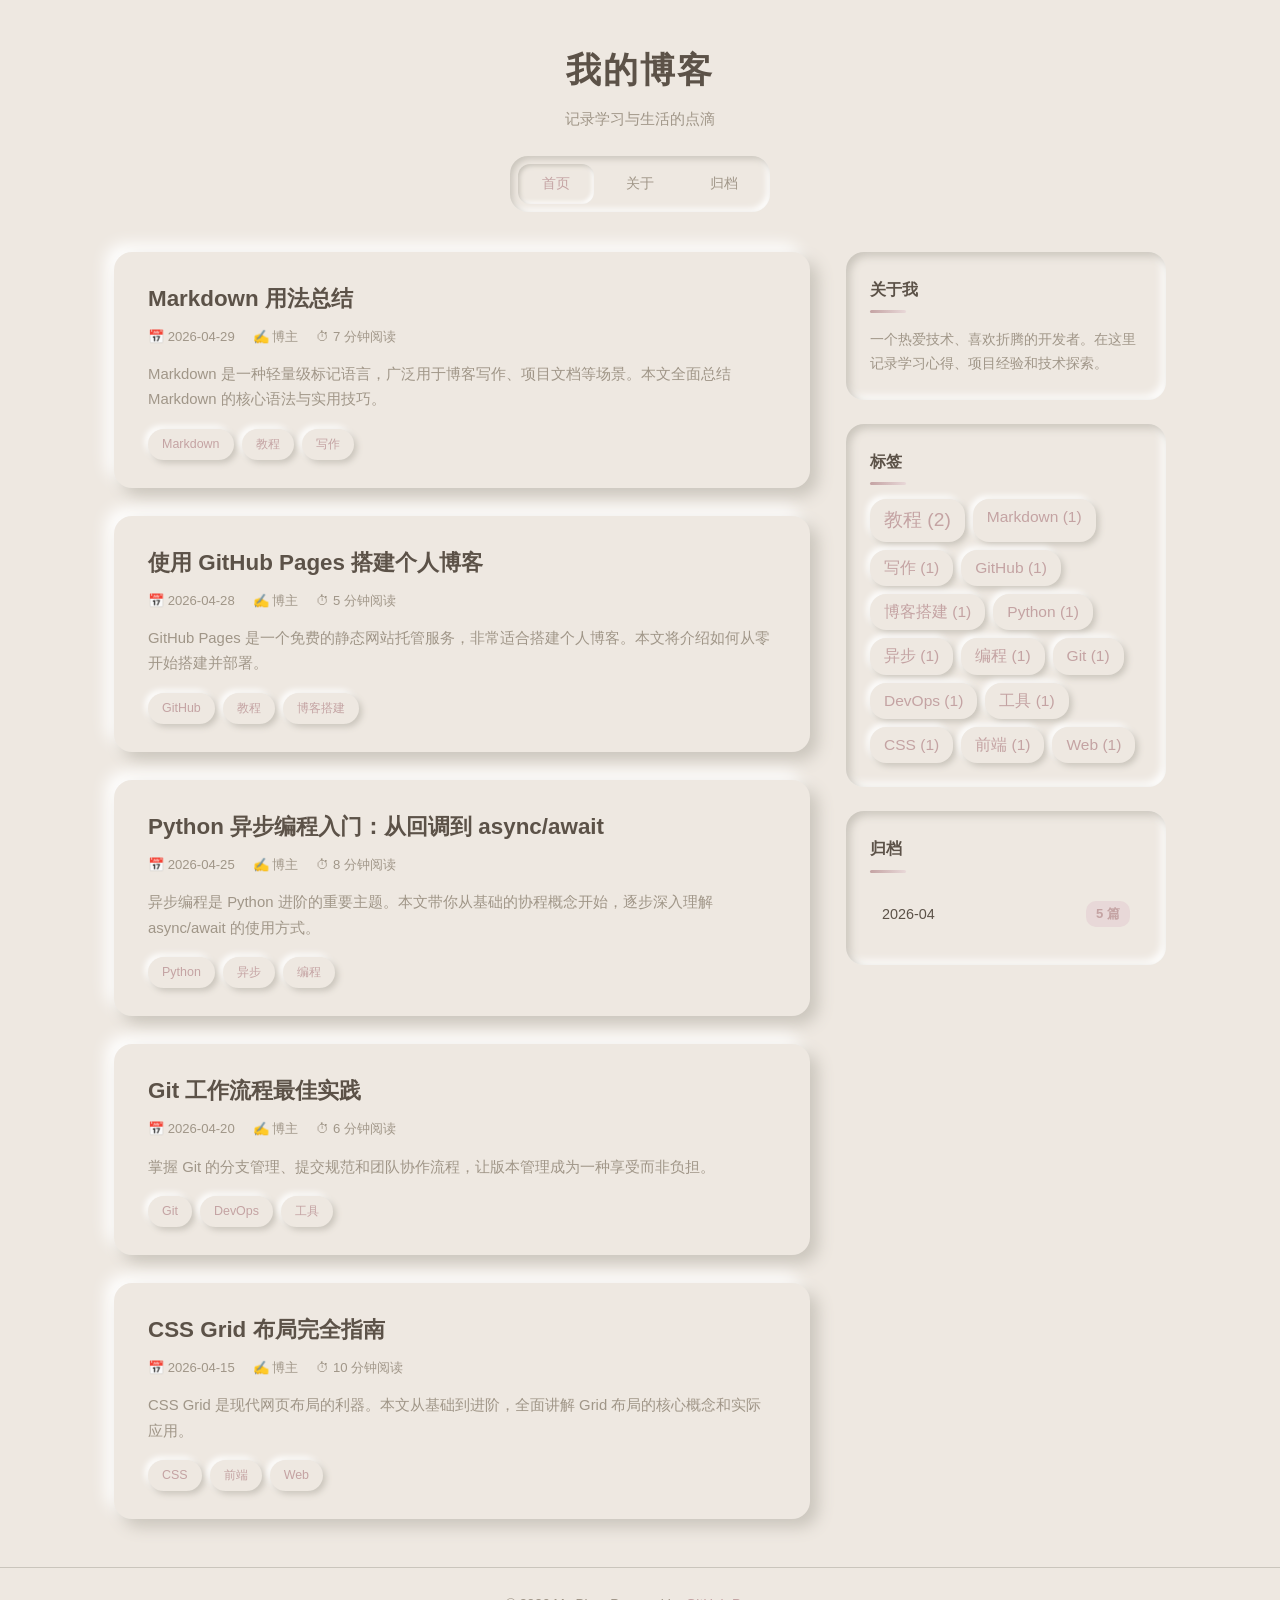
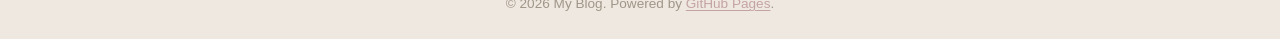
<file: index.html>
<!DOCTYPE html>
<html lang="zh-CN">

<head>
    <meta charset="UTF-8">
    <meta name="viewport" content="width=device-width, initial-scale=1.0">
    <title>Blog</title>
    <link rel="stylesheet" href="css/style.css">
</head>

<body>
    <header class="site-header">
        <div class="container">
            <h1 class="site-title"><a href="index.html">我的博客</a></h1>
            <p class="site-tagline">记录学习与生活的点滴</p>
            <nav class="site-nav">
                <a href="index.html" class="active">首页</a>
                <a href="#about">关于</a>
                <a href="#archives">归档</a>
            </nav>
        </div>
    </header>

    <main class="container">
        <section class="post-list" id="post-list">
            <div class="loading">加载中...</div>
        </section>

        <aside class="sidebar" id="sidebar">
            <div class="widget" id="about">
                <h3>关于我</h3>
                <p>一个热爱技术、喜欢折腾的开发者。在这里记录学习心得、项目经验和技术探索。</p>
            </div>
            <div class="widget">
                <h3>标签</h3>
                <div class="tag-cloud" id="tag-cloud"></div>
            </div>
            <div class="widget" id="archives">
                <h3>归档</h3>
                <ul class="archive-list" id="archive-list"></ul>
            </div>
        </aside>
    </main>

    <footer class="site-footer">
        <div class="container">
            <p>&copy; 2026 My Blog. Powered by <a href="https://pages.github.com" target="_blank">GitHub Pages</a>.</p>
        </div>
    </footer>

    <script src="js/main.js"></script>
</body>

</html>
</file>
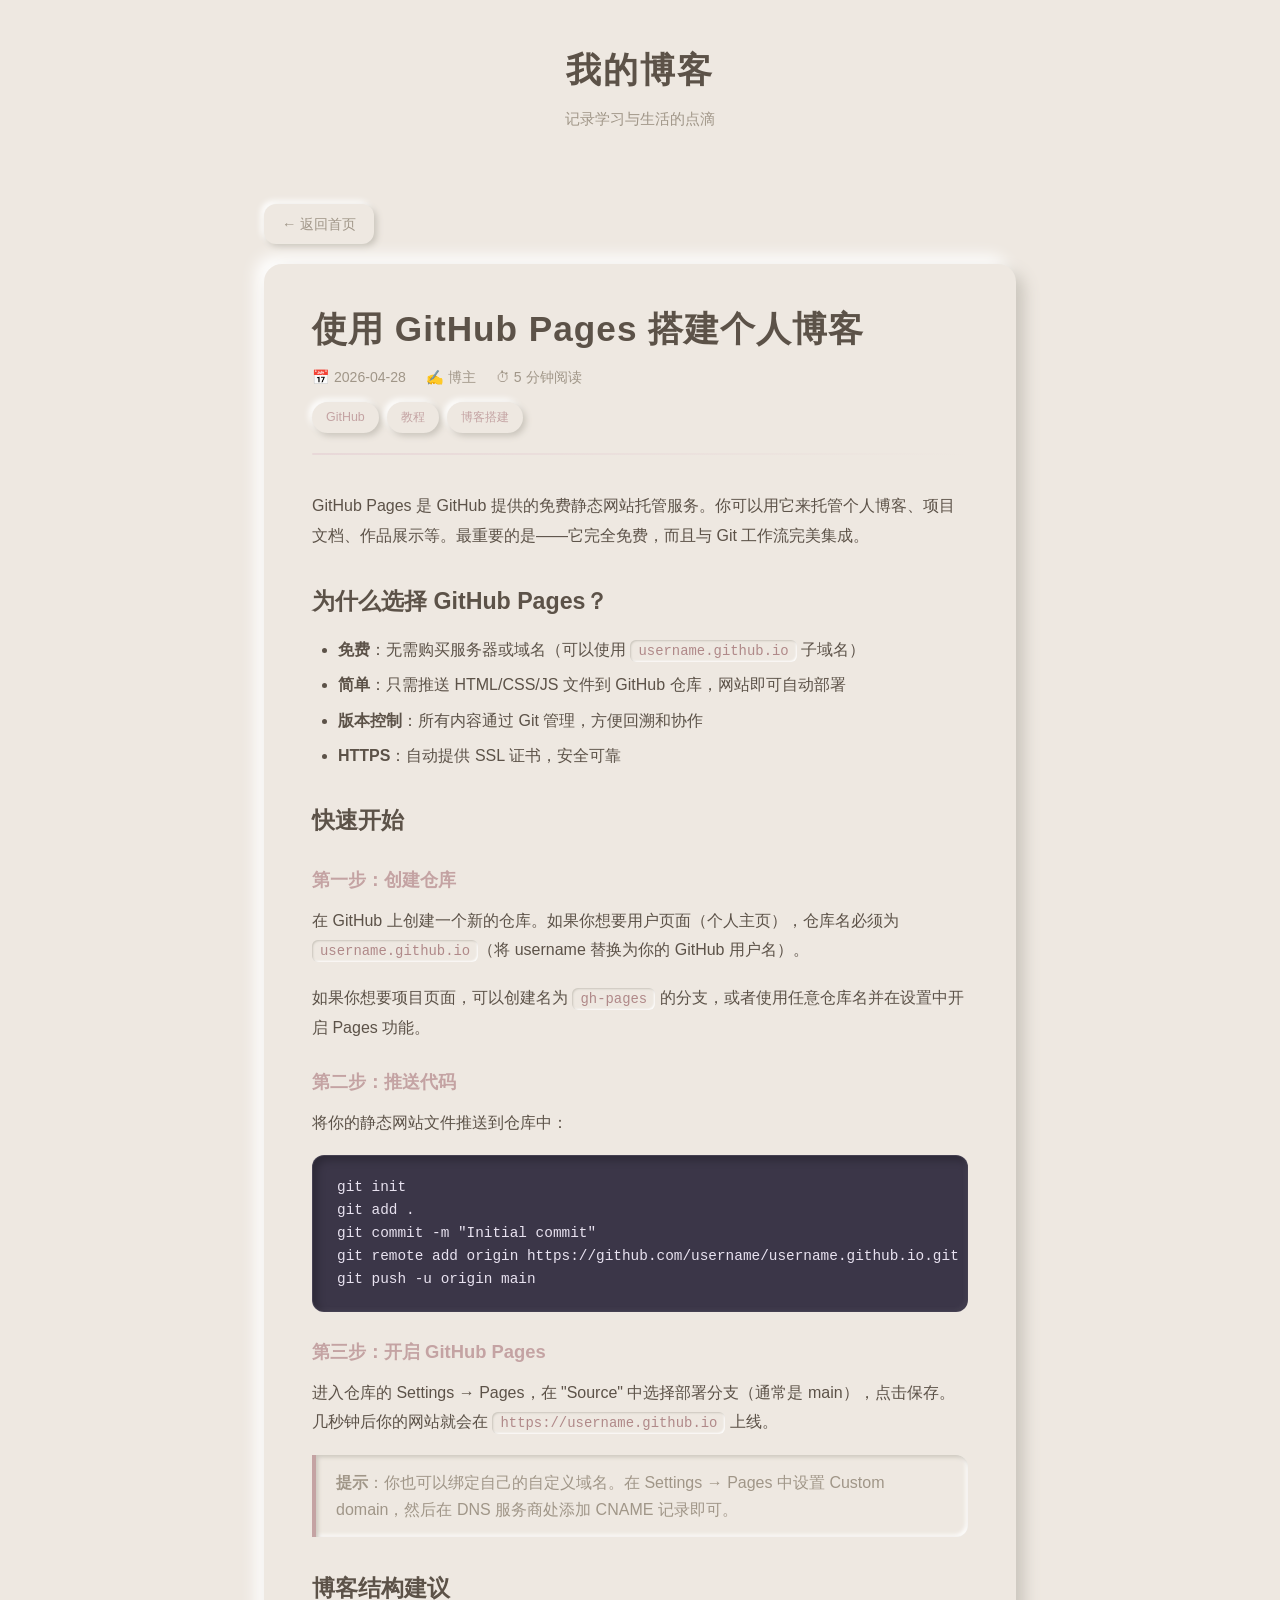
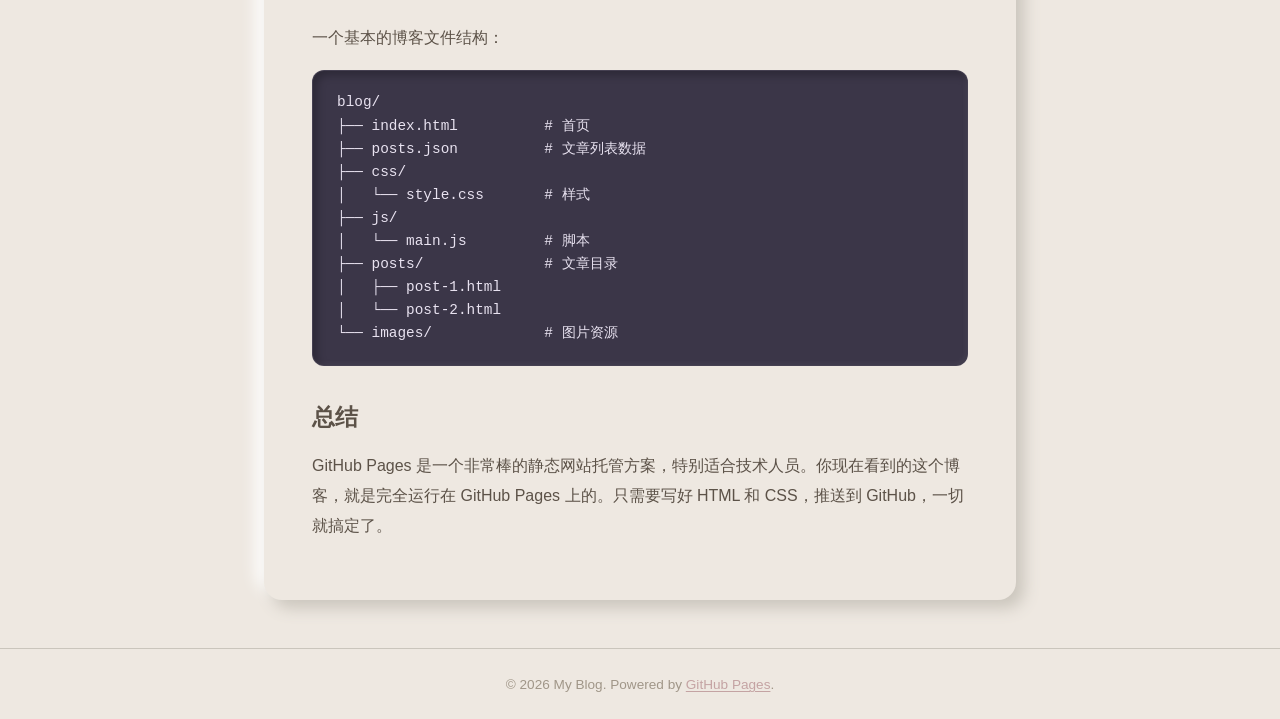
<file: posts/post-1.html>
<!DOCTYPE html>
<html lang="zh-CN">
<head>
    <meta charset="UTF-8">
    <meta name="viewport" content="width=device-width, initial-scale=1.0">
    <title>使用 GitHub Pages 搭建个人博客 - 我的博客</title>
    <link rel="stylesheet" href="../css/style.css">
</head>
<body>
    <header class="site-header">
        <div class="container">
            <h1 class="site-title"><a href="../index.html">我的博客</a></h1>
            <p class="site-tagline">记录学习与生活的点滴</p>
        </div>
    </header>

    <main class="container" style="display:block; max-width:800px; margin-top:32px;">
        <a href="../index.html" class="back-link">← 返回首页</a>
        <article class="post-full">
            <header class="post-full-header">
                <h1 class="post-full-title">使用 GitHub Pages 搭建个人博客</h1>
                <div class="post-full-meta">
                    <span>📅 2026-04-28</span>
                    <span>✍️ 博主</span>
                    <span>⏱ 5 分钟阅读</span>
                </div>
                <div class="post-card-tags" style="margin-top:12px;">
                    <span class="tag">GitHub</span>
                    <span class="tag">教程</span>
                    <span class="tag">博客搭建</span>
                </div>
            </header>
            <div class="post-content">
                <p>GitHub Pages 是 GitHub 提供的免费静态网站托管服务。你可以用它来托管个人博客、项目文档、作品展示等。最重要的是——它完全免费，而且与 Git 工作流完美集成。</p>

                <h2>为什么选择 GitHub Pages？</h2>
                <ul>
                    <li><strong>免费</strong>：无需购买服务器或域名（可以使用 <code>username.github.io</code> 子域名）</li>
                    <li><strong>简单</strong>：只需推送 HTML/CSS/JS 文件到 GitHub 仓库，网站即可自动部署</li>
                    <li><strong>版本控制</strong>：所有内容通过 Git 管理，方便回溯和协作</li>
                    <li><strong>HTTPS</strong>：自动提供 SSL 证书，安全可靠</li>
                </ul>

                <h2>快速开始</h2>

                <h3>第一步：创建仓库</h3>
                <p>在 GitHub 上创建一个新的仓库。如果你想要用户页面（个人主页），仓库名必须为 <code>username.github.io</code>（将 username 替换为你的 GitHub 用户名）。</p>
                <p>如果你想要项目页面，可以创建名为 <code>gh-pages</code> 的分支，或者使用任意仓库名并在设置中开启 Pages 功能。</p>

                <h3>第二步：推送代码</h3>
                <p>将你的静态网站文件推送到仓库中：</p>
<pre><code>git init
git add .
git commit -m "Initial commit"
git remote add origin https://github.com/username/username.github.io.git
git push -u origin main</code></pre>

                <h3>第三步：开启 GitHub Pages</h3>
                <p>进入仓库的 Settings → Pages，在 "Source" 中选择部署分支（通常是 main），点击保存。几秒钟后你的网站就会在 <code>https://username.github.io</code> 上线。</p>

                <blockquote>
                    <strong>提示</strong>：你也可以绑定自己的自定义域名。在 Settings → Pages 中设置 Custom domain，然后在 DNS 服务商处添加 CNAME 记录即可。
                </blockquote>

                <h2>博客结构建议</h2>
                <p>一个基本的博客文件结构：</p>
<pre><code>blog/
├── index.html          # 首页
├── posts.json          # 文章列表数据
├── css/
│   └── style.css       # 样式
├── js/
│   └── main.js         # 脚本
├── posts/              # 文章目录
│   ├── post-1.html
│   └── post-2.html
└── images/             # 图片资源</code></pre>

                <h2>总结</h2>
                <p>GitHub Pages 是一个非常棒的静态网站托管方案，特别适合技术人员。你现在看到的这个博客，就是完全运行在 GitHub Pages 上的。只需要写好 HTML 和 CSS，推送到 GitHub，一切就搞定了。</p>
            </div>
        </article>
    </main>

    <footer class="site-footer">
        <div class="container">
            <p>&copy; 2026 My Blog. Powered by <a href="https://pages.github.com" target="_blank">GitHub Pages</a>.</p>
        </div>
    </footer>
</body>
</html>
</file>
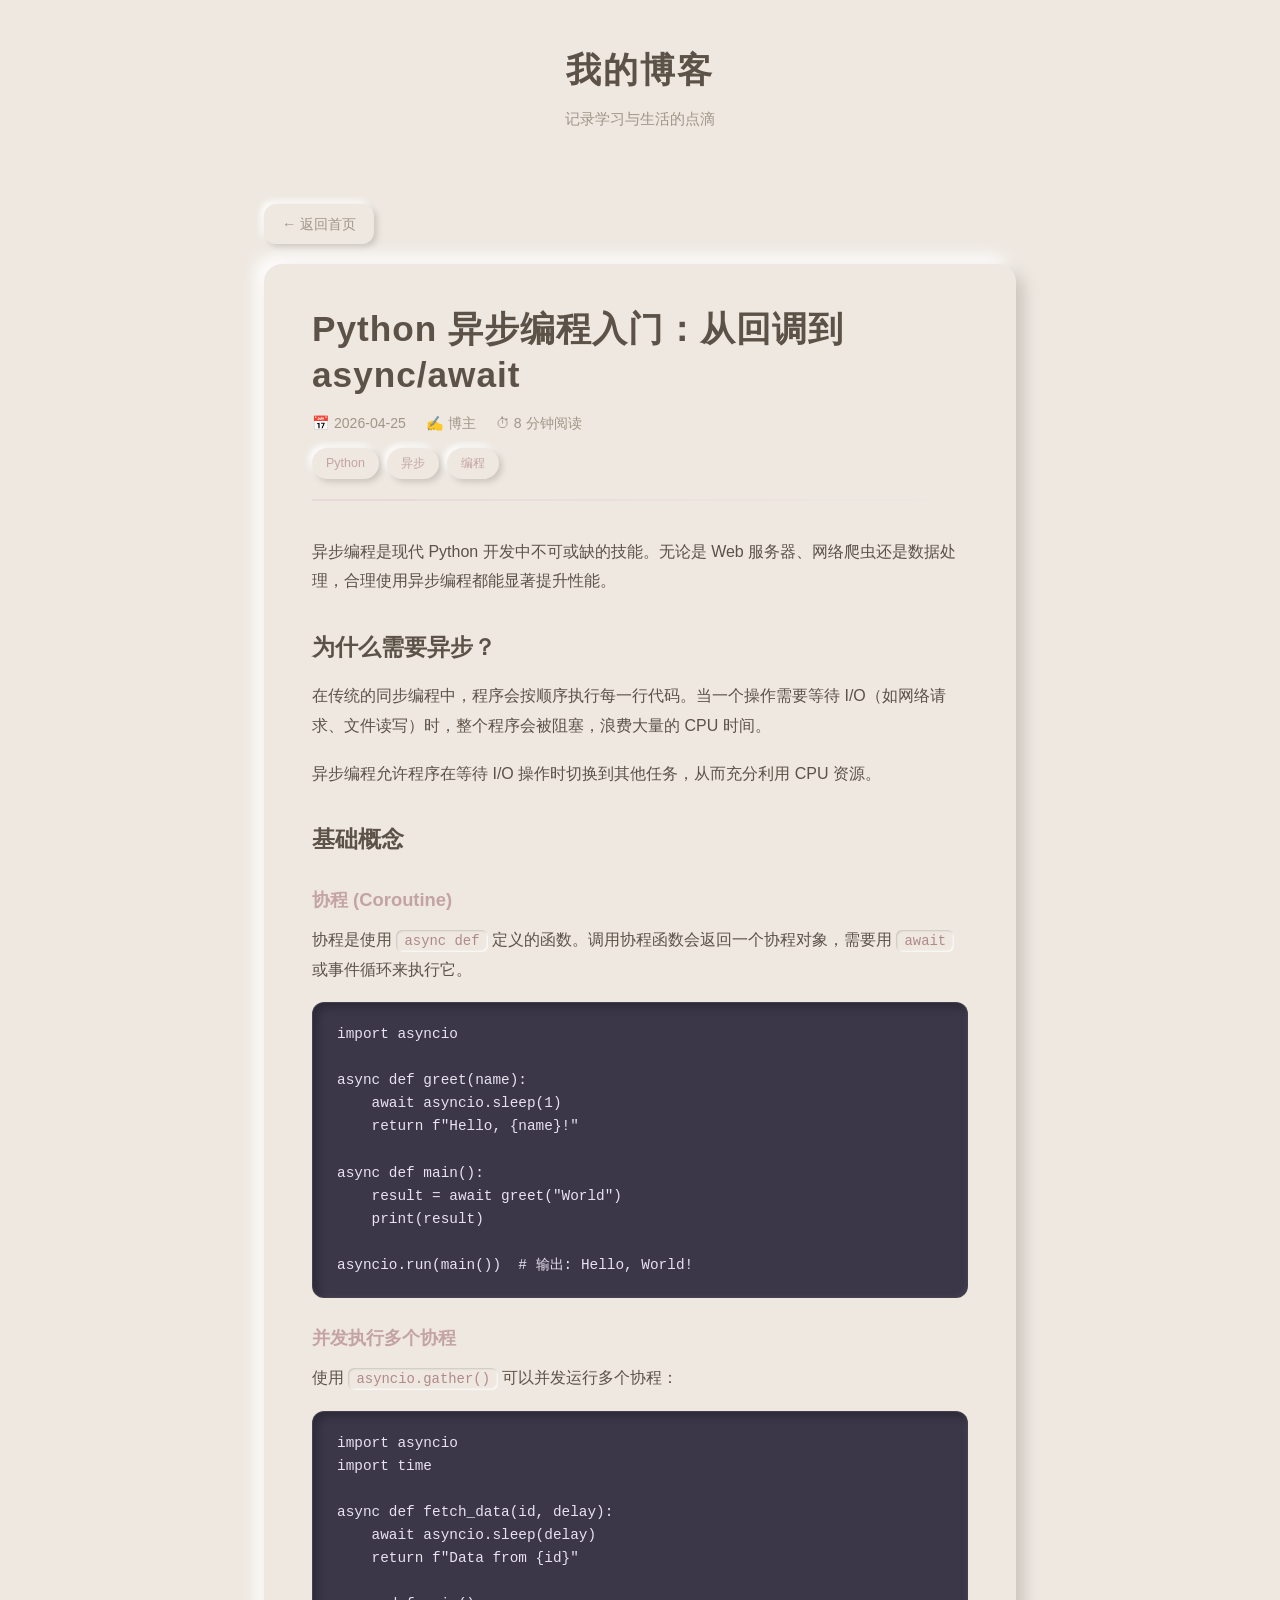
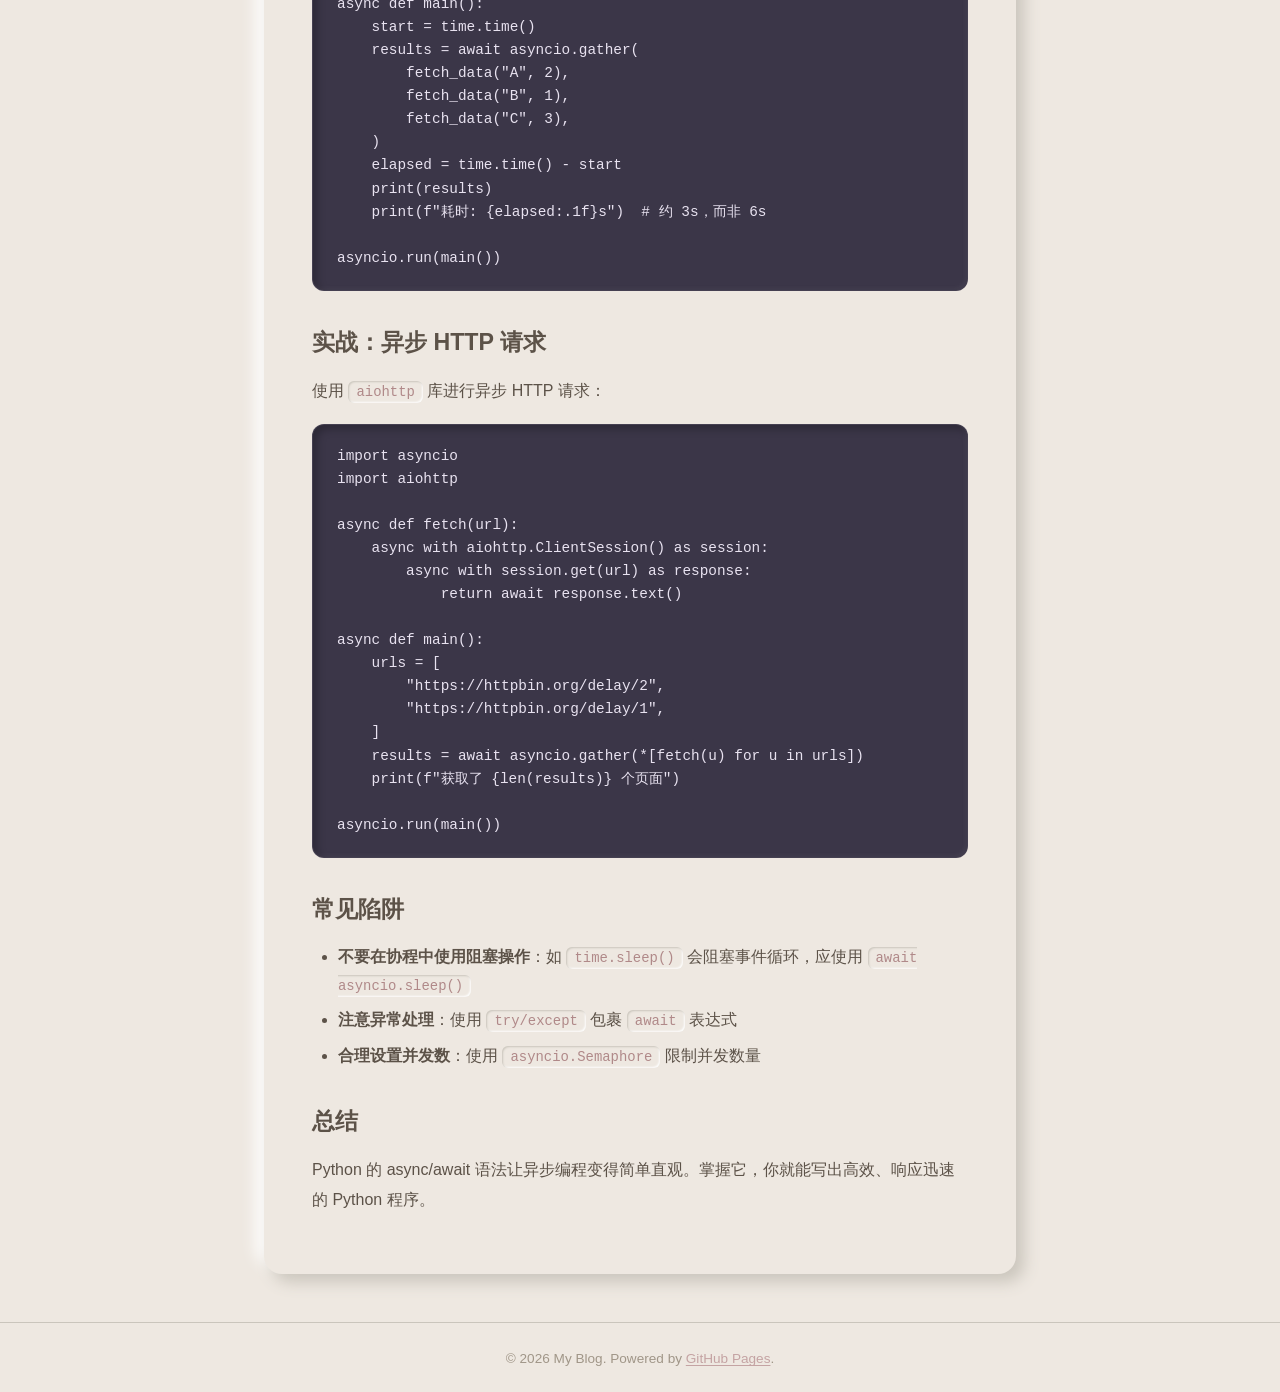
<file: posts/post-2.html>
<!DOCTYPE html>
<html lang="zh-CN">
<head>
    <meta charset="UTF-8">
    <meta name="viewport" content="width=device-width, initial-scale=1.0">
    <title>Python 异步编程入门 - 我的博客</title>
    <link rel="stylesheet" href="../css/style.css">
</head>
<body>
    <header class="site-header">
        <div class="container">
            <h1 class="site-title"><a href="../index.html">我的博客</a></h1>
            <p class="site-tagline">记录学习与生活的点滴</p>
        </div>
    </header>

    <main class="container" style="display:block; max-width:800px; margin-top:32px;">
        <a href="../index.html" class="back-link">← 返回首页</a>
        <article class="post-full">
            <header class="post-full-header">
                <h1 class="post-full-title">Python 异步编程入门：从回调到 async/await</h1>
                <div class="post-full-meta">
                    <span>📅 2026-04-25</span>
                    <span>✍️ 博主</span>
                    <span>⏱ 8 分钟阅读</span>
                </div>
                <div class="post-card-tags" style="margin-top:12px;">
                    <span class="tag">Python</span>
                    <span class="tag">异步</span>
                    <span class="tag">编程</span>
                </div>
            </header>
            <div class="post-content">
                <p>异步编程是现代 Python 开发中不可或缺的技能。无论是 Web 服务器、网络爬虫还是数据处理，合理使用异步编程都能显著提升性能。</p>

                <h2>为什么需要异步？</h2>
                <p>在传统的同步编程中，程序会按顺序执行每一行代码。当一个操作需要等待 I/O（如网络请求、文件读写）时，整个程序会被阻塞，浪费大量的 CPU 时间。</p>
                <p>异步编程允许程序在等待 I/O 操作时切换到其他任务，从而充分利用 CPU 资源。</p>

                <h2>基础概念</h2>

                <h3>协程 (Coroutine)</h3>
                <p>协程是使用 <code>async def</code> 定义的函数。调用协程函数会返回一个协程对象，需要用 <code>await</code> 或事件循环来执行它。</p>
<pre><code>import asyncio

async def greet(name):
    await asyncio.sleep(1)
    return f"Hello, {name}!"

async def main():
    result = await greet("World")
    print(result)

asyncio.run(main())  # 输出: Hello, World!</code></pre>

                <h3>并发执行多个协程</h3>
                <p>使用 <code>asyncio.gather()</code> 可以并发运行多个协程：</p>
<pre><code>import asyncio
import time

async def fetch_data(id, delay):
    await asyncio.sleep(delay)
    return f"Data from {id}"

async def main():
    start = time.time()
    results = await asyncio.gather(
        fetch_data("A", 2),
        fetch_data("B", 1),
        fetch_data("C", 3),
    )
    elapsed = time.time() - start
    print(results)
    print(f"耗时: {elapsed:.1f}s")  # 约 3s，而非 6s

asyncio.run(main())</code></pre>

                <h2>实战：异步 HTTP 请求</h2>
                <p>使用 <code>aiohttp</code> 库进行异步 HTTP 请求：</p>
<pre><code>import asyncio
import aiohttp

async def fetch(url):
    async with aiohttp.ClientSession() as session:
        async with session.get(url) as response:
            return await response.text()

async def main():
    urls = [
        "https://httpbin.org/delay/2",
        "https://httpbin.org/delay/1",
    ]
    results = await asyncio.gather(*[fetch(u) for u in urls])
    print(f"获取了 {len(results)} 个页面")

asyncio.run(main())</code></pre>

                <h2>常见陷阱</h2>
                <ul>
                    <li><strong>不要在协程中使用阻塞操作</strong>：如 <code>time.sleep()</code> 会阻塞事件循环，应使用 <code>await asyncio.sleep()</code></li>
                    <li><strong>注意异常处理</strong>：使用 <code>try/except</code> 包裹 <code>await</code> 表达式</li>
                    <li><strong>合理设置并发数</strong>：使用 <code>asyncio.Semaphore</code> 限制并发数量</li>
                </ul>

                <h2>总结</h2>
                <p>Python 的 async/await 语法让异步编程变得简单直观。掌握它，你就能写出高效、响应迅速的 Python 程序。</p>
            </div>
        </article>
    </main>

    <footer class="site-footer">
        <div class="container">
            <p>&copy; 2026 My Blog. Powered by <a href="https://pages.github.com" target="_blank">GitHub Pages</a>.</p>
        </div>
    </footer>
</body>
</html>
</file>
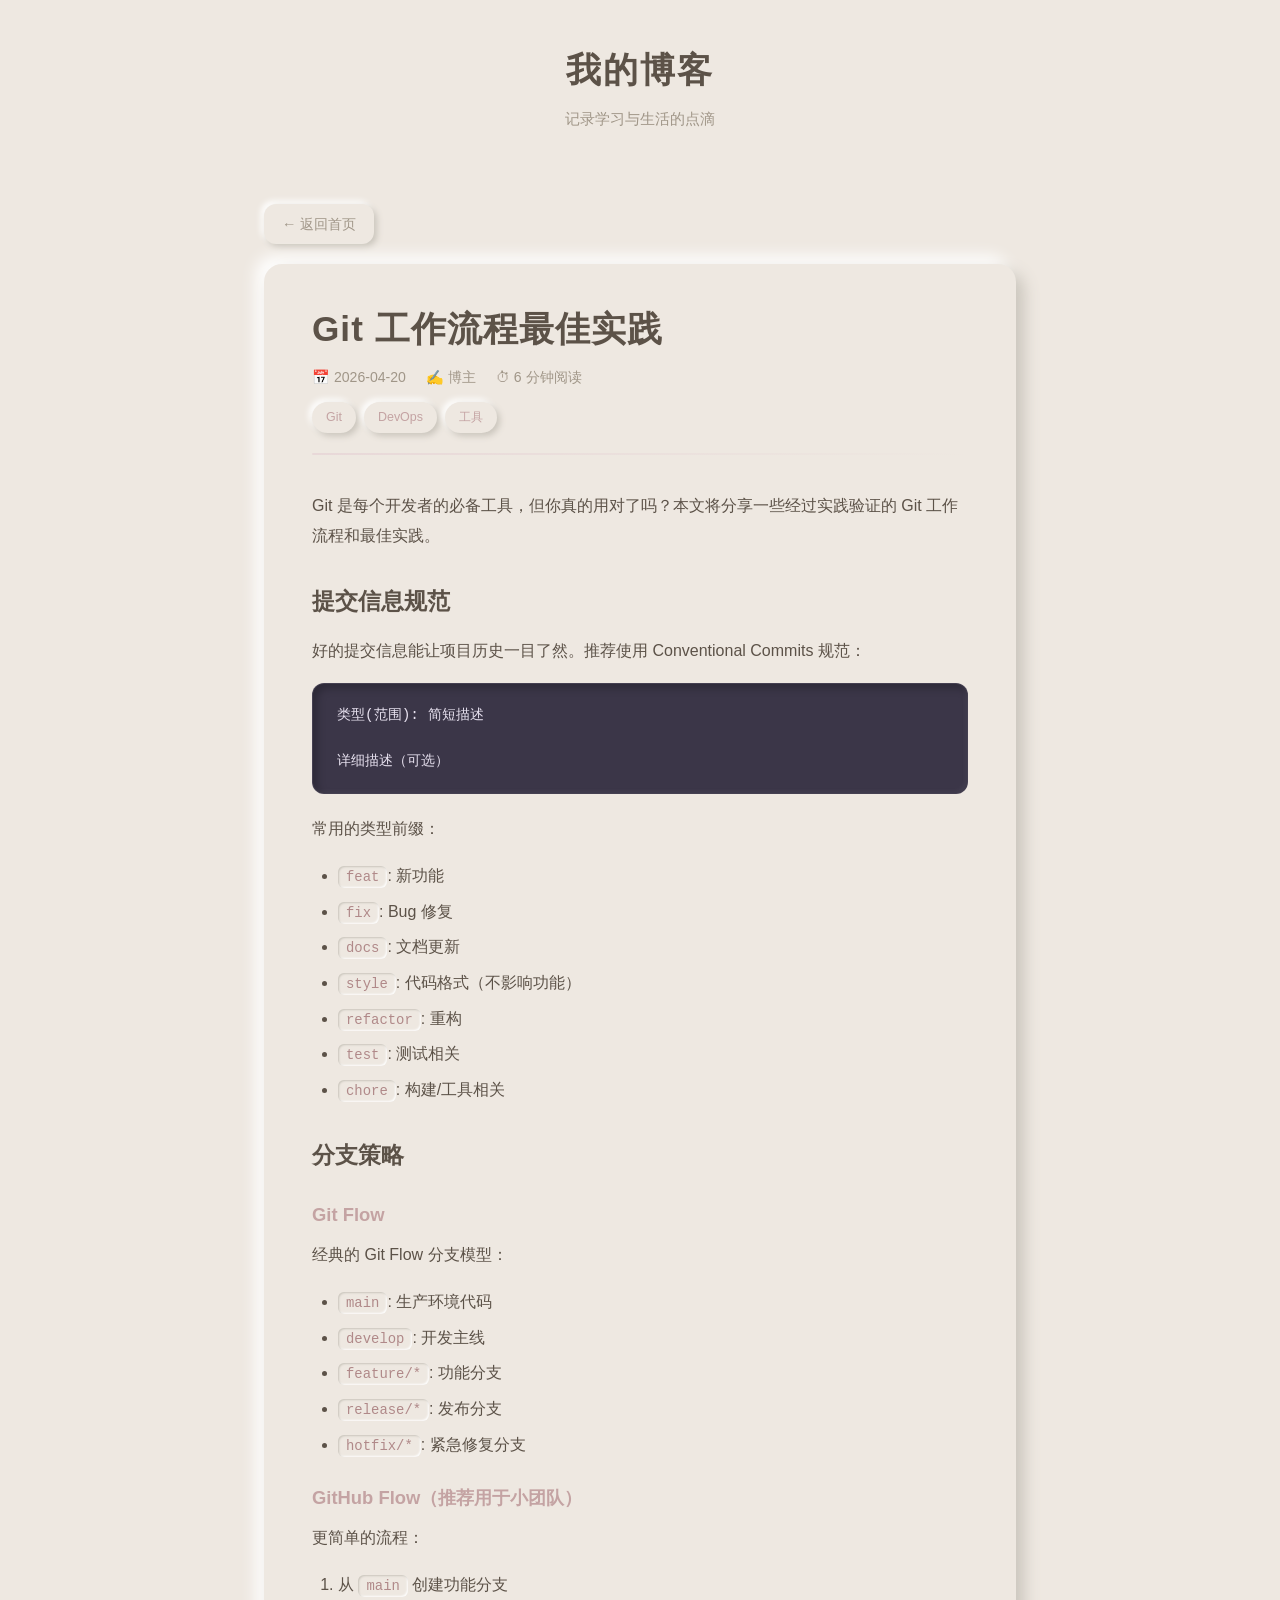
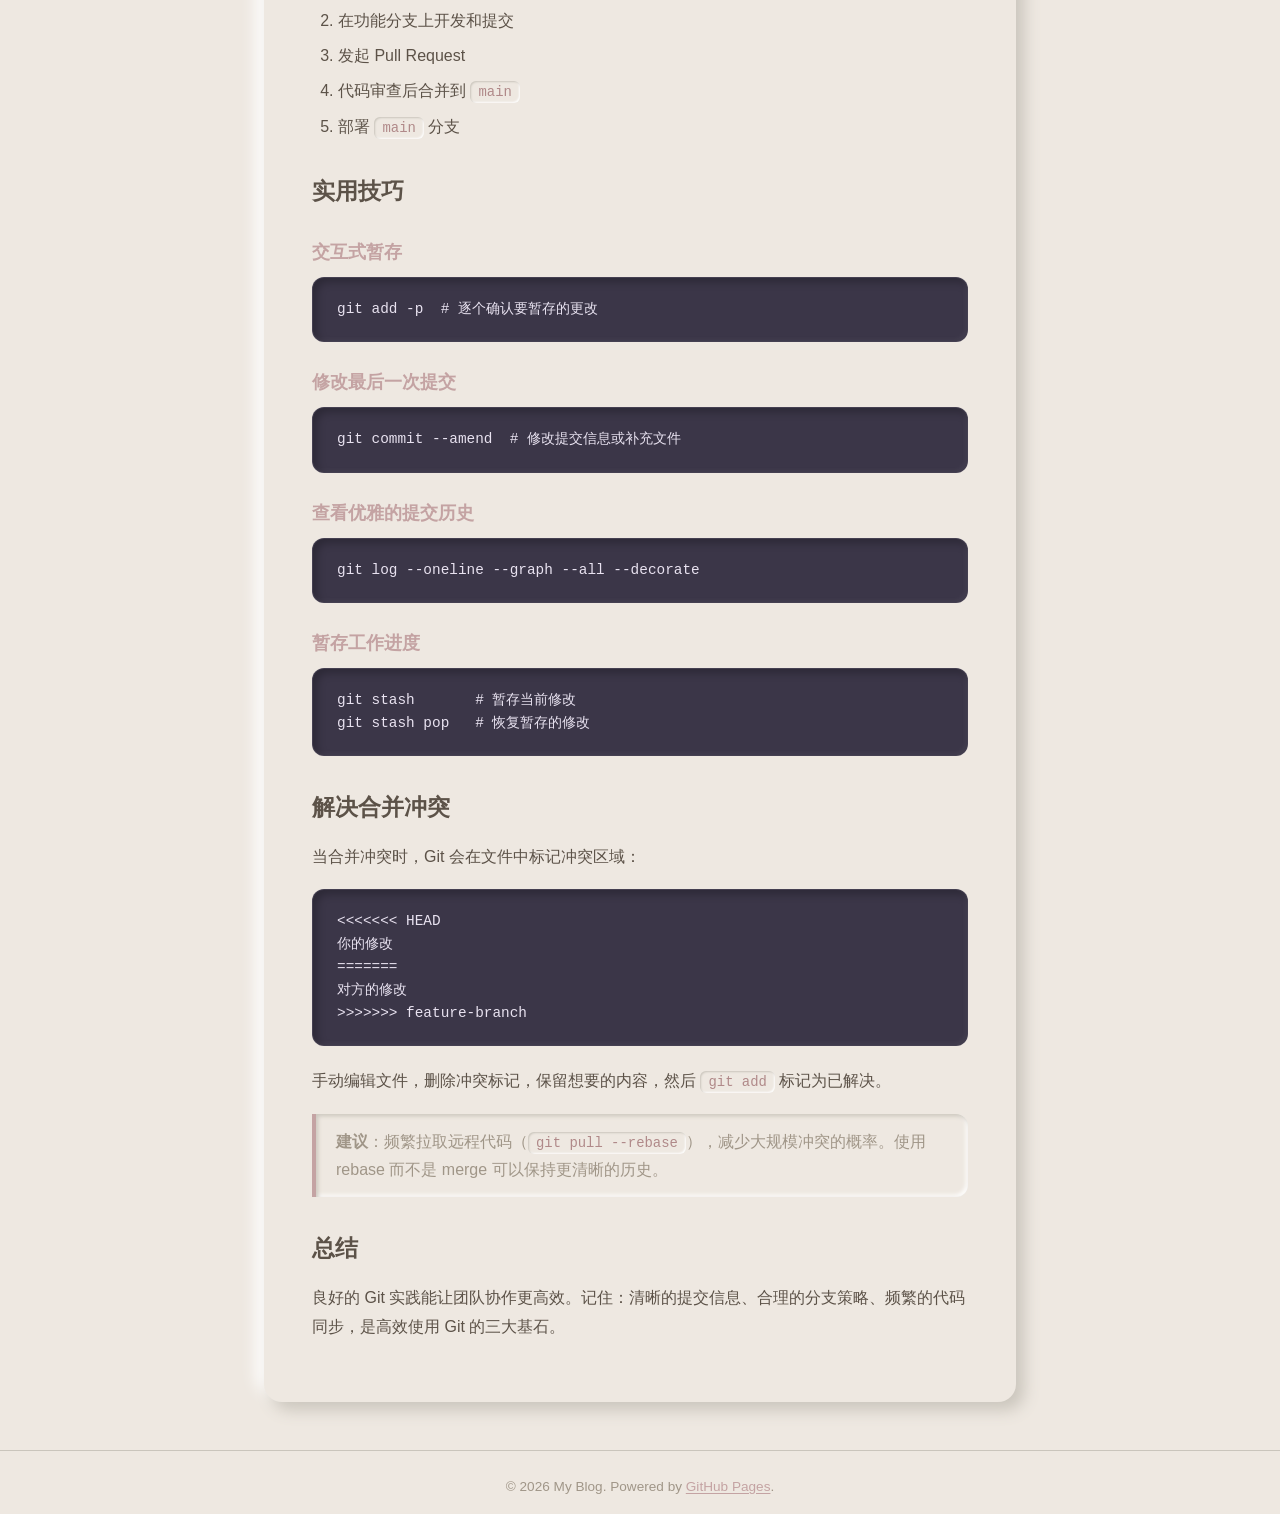
<file: posts/post-3.html>
<!DOCTYPE html>
<html lang="zh-CN">
<head>
    <meta charset="UTF-8">
    <meta name="viewport" content="width=device-width, initial-scale=1.0">
    <title>Git 工作流程最佳实践 - 我的博客</title>
    <link rel="stylesheet" href="../css/style.css">
</head>
<body>
    <header class="site-header">
        <div class="container">
            <h1 class="site-title"><a href="../index.html">我的博客</a></h1>
            <p class="site-tagline">记录学习与生活的点滴</p>
        </div>
    </header>

    <main class="container" style="display:block; max-width:800px; margin-top:32px;">
        <a href="../index.html" class="back-link">← 返回首页</a>
        <article class="post-full">
            <header class="post-full-header">
                <h1 class="post-full-title">Git 工作流程最佳实践</h1>
                <div class="post-full-meta">
                    <span>📅 2026-04-20</span>
                    <span>✍️ 博主</span>
                    <span>⏱ 6 分钟阅读</span>
                </div>
                <div class="post-card-tags" style="margin-top:12px;">
                    <span class="tag">Git</span>
                    <span class="tag">DevOps</span>
                    <span class="tag">工具</span>
                </div>
            </header>
            <div class="post-content">
                <p>Git 是每个开发者的必备工具，但你真的用对了吗？本文将分享一些经过实践验证的 Git 工作流程和最佳实践。</p>

                <h2>提交信息规范</h2>
                <p>好的提交信息能让项目历史一目了然。推荐使用 Conventional Commits 规范：</p>
<pre><code>类型(范围): 简短描述

详细描述（可选）
</code></pre>

                <p>常用的类型前缀：</p>
                <ul>
                    <li><code>feat</code>: 新功能</li>
                    <li><code>fix</code>: Bug 修复</li>
                    <li><code>docs</code>: 文档更新</li>
                    <li><code>style</code>: 代码格式（不影响功能）</li>
                    <li><code>refactor</code>: 重构</li>
                    <li><code>test</code>: 测试相关</li>
                    <li><code>chore</code>: 构建/工具相关</li>
                </ul>

                <h2>分支策略</h2>

                <h3>Git Flow</h3>
                <p>经典的 Git Flow 分支模型：</p>
                <ul>
                    <li><code>main</code>: 生产环境代码</li>
                    <li><code>develop</code>: 开发主线</li>
                    <li><code>feature/*</code>: 功能分支</li>
                    <li><code>release/*</code>: 发布分支</li>
                    <li><code>hotfix/*</code>: 紧急修复分支</li>
                </ul>

                <h3>GitHub Flow（推荐用于小团队）</h3>
                <p>更简单的流程：</p>
                <ol>
                    <li>从 <code>main</code> 创建功能分支</li>
                    <li>在功能分支上开发和提交</li>
                    <li>发起 Pull Request</li>
                    <li>代码审查后合并到 <code>main</code></li>
                    <li>部署 <code>main</code> 分支</li>
                </ol>

                <h2>实用技巧</h2>

                <h3>交互式暂存</h3>
<pre><code>git add -p  # 逐个确认要暂存的更改</code></pre>

                <h3>修改最后一次提交</h3>
<pre><code>git commit --amend  # 修改提交信息或补充文件</code></pre>

                <h3>查看优雅的提交历史</h3>
<pre><code>git log --oneline --graph --all --decorate</code></pre>

                <h3>暂存工作进度</h3>
<pre><code>git stash       # 暂存当前修改
git stash pop   # 恢复暂存的修改</code></pre>

                <h2>解决合并冲突</h2>
                <p>当合并冲突时，Git 会在文件中标记冲突区域：</p>
<pre><code><<<<<<< HEAD
你的修改
=======
对方的修改
>>>>>>> feature-branch</code></pre>
                <p>手动编辑文件，删除冲突标记，保留想要的内容，然后 <code>git add</code> 标记为已解决。</p>

                <blockquote>
                    <strong>建议</strong>：频繁拉取远程代码（<code>git pull --rebase</code>），减少大规模冲突的概率。使用 rebase 而不是 merge 可以保持更清晰的历史。
                </blockquote>

                <h2>总结</h2>
                <p>良好的 Git 实践能让团队协作更高效。记住：清晰的提交信息、合理的分支策略、频繁的代码同步，是高效使用 Git 的三大基石。</p>
            </div>
        </article>
    </main>

    <footer class="site-footer">
        <div class="container">
            <p>&copy; 2026 My Blog. Powered by <a href="https://pages.github.com" target="_blank">GitHub Pages</a>.</p>
        </div>
    </footer>
</body>
</html>
</file>
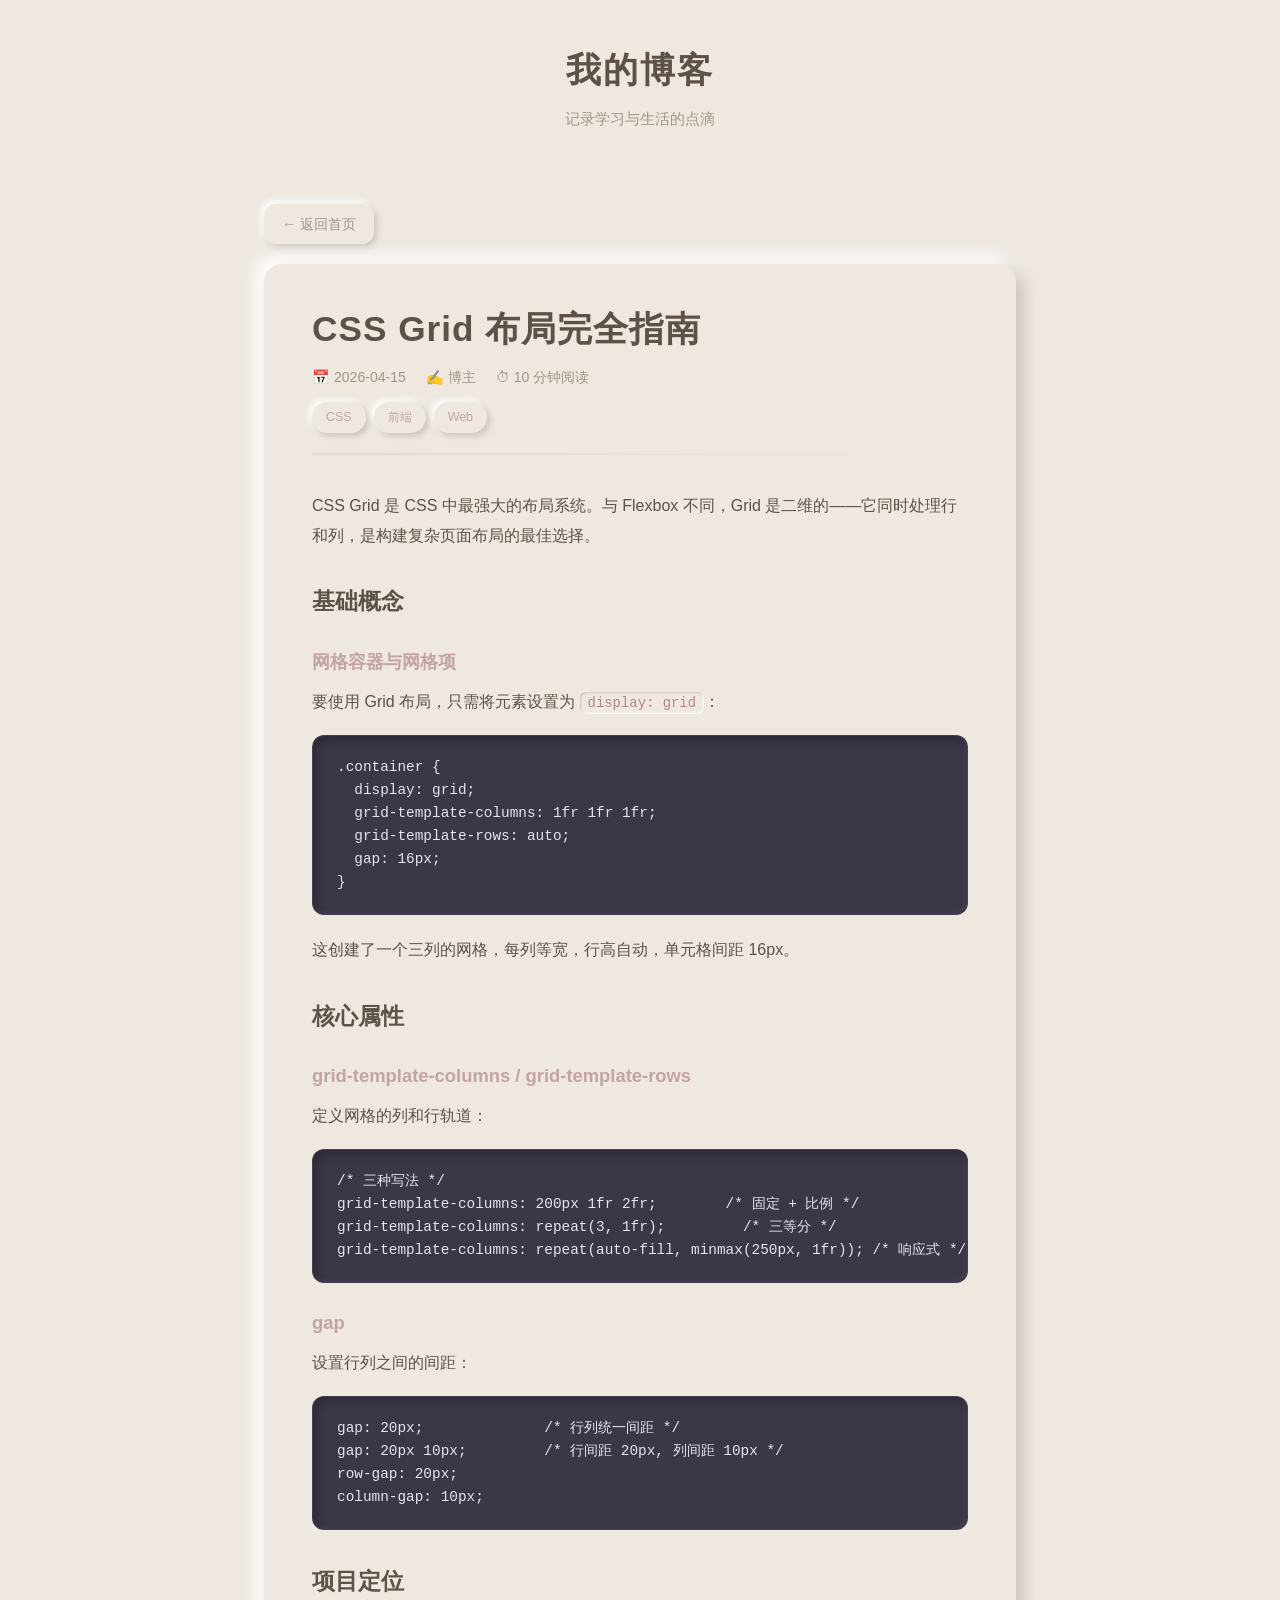
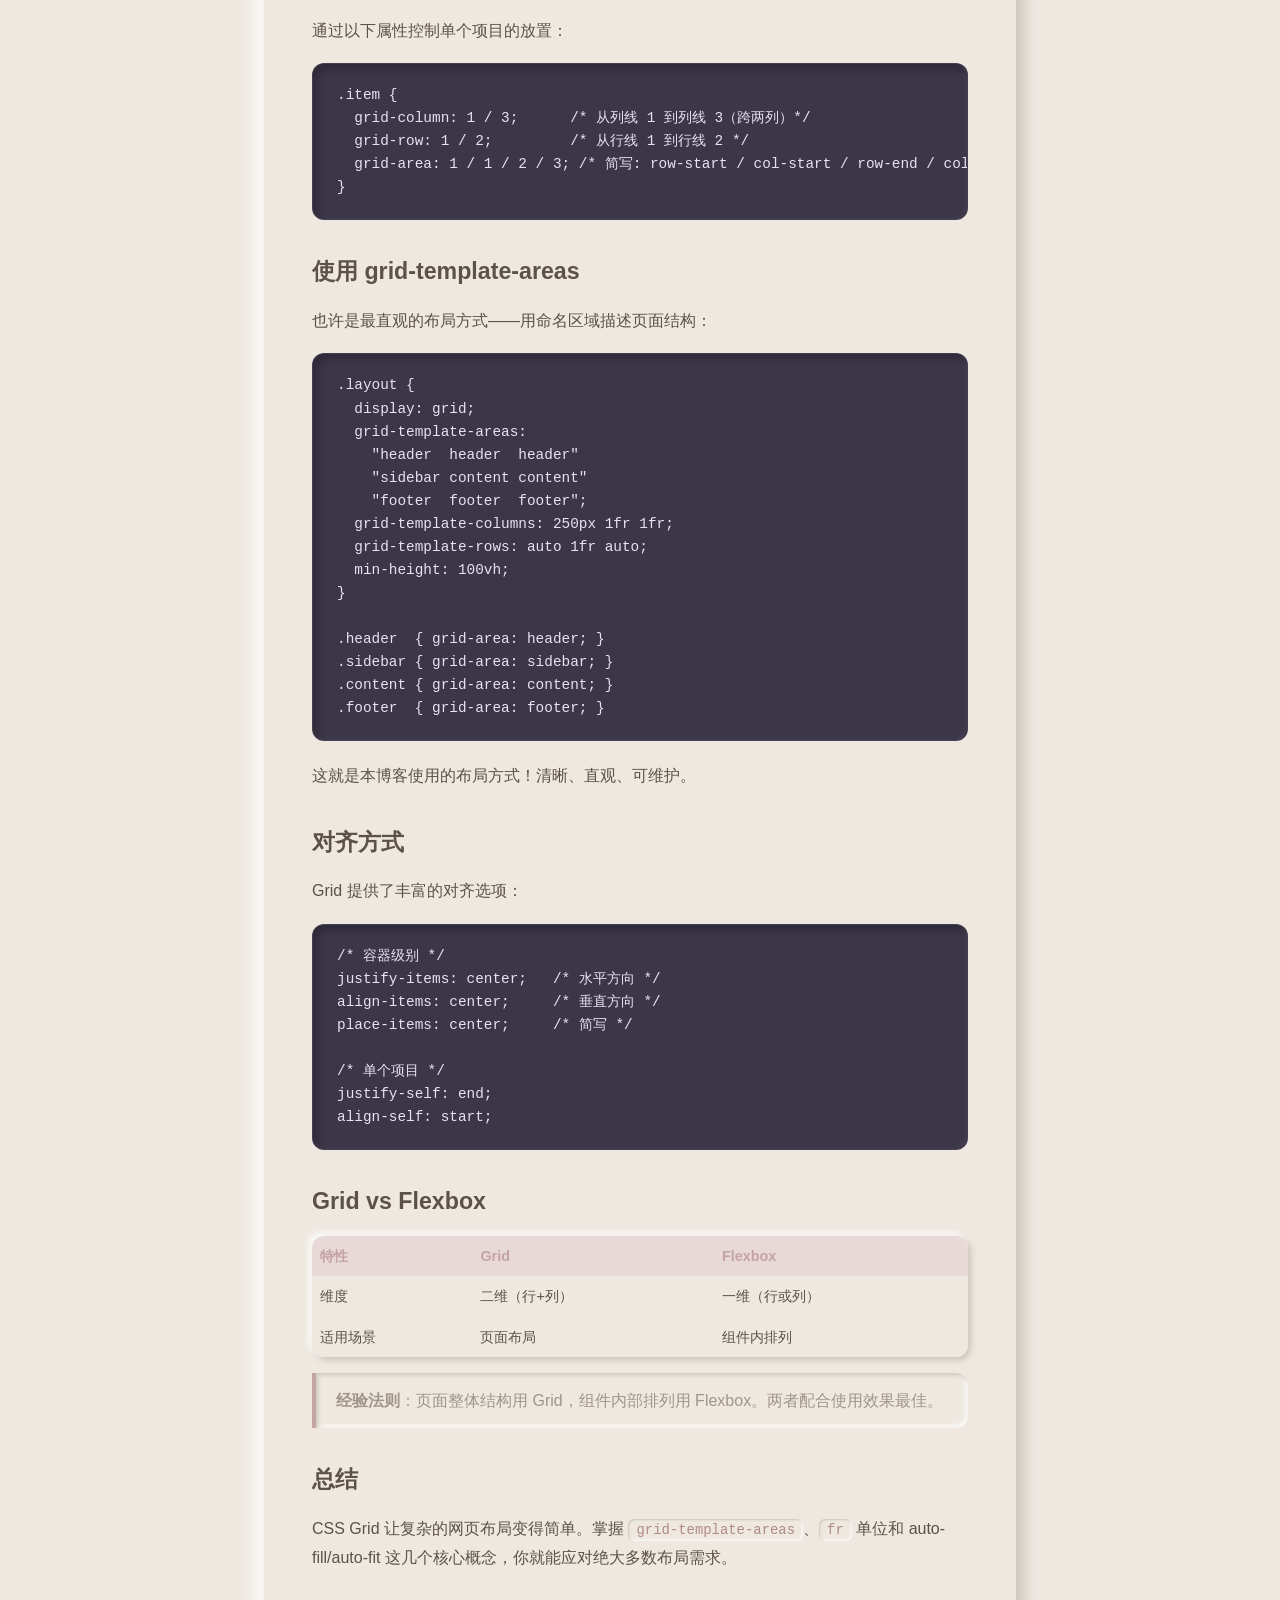
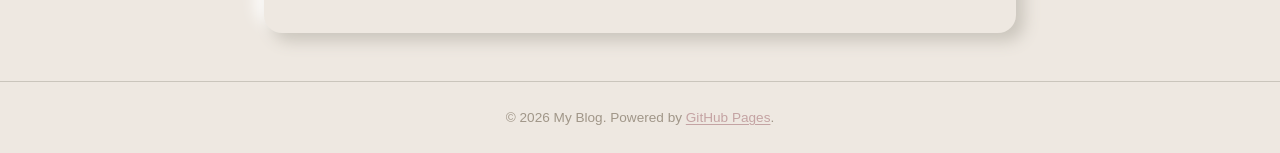
<file: posts/post-4.html>
<!DOCTYPE html>
<html lang="zh-CN">
<head>
    <meta charset="UTF-8">
    <meta name="viewport" content="width=device-width, initial-scale=1.0">
    <title>CSS Grid 布局完全指南 - 我的博客</title>
    <link rel="stylesheet" href="../css/style.css">
</head>
<body>
    <header class="site-header">
        <div class="container">
            <h1 class="site-title"><a href="../index.html">我的博客</a></h1>
            <p class="site-tagline">记录学习与生活的点滴</p>
        </div>
    </header>

    <main class="container" style="display:block; max-width:800px; margin-top:32px;">
        <a href="../index.html" class="back-link">← 返回首页</a>
        <article class="post-full">
            <header class="post-full-header">
                <h1 class="post-full-title">CSS Grid 布局完全指南</h1>
                <div class="post-full-meta">
                    <span>📅 2026-04-15</span>
                    <span>✍️ 博主</span>
                    <span>⏱ 10 分钟阅读</span>
                </div>
                <div class="post-card-tags" style="margin-top:12px;">
                    <span class="tag">CSS</span>
                    <span class="tag">前端</span>
                    <span class="tag">Web</span>
                </div>
            </header>
            <div class="post-content">
                <p>CSS Grid 是 CSS 中最强大的布局系统。与 Flexbox 不同，Grid 是二维的——它同时处理行和列，是构建复杂页面布局的最佳选择。</p>

                <h2>基础概念</h2>

                <h3>网格容器与网格项</h3>
                <p>要使用 Grid 布局，只需将元素设置为 <code>display: grid</code>：</p>
<pre><code>.container {
  display: grid;
  grid-template-columns: 1fr 1fr 1fr;
  grid-template-rows: auto;
  gap: 16px;
}</code></pre>

                <p>这创建了一个三列的网格，每列等宽，行高自动，单元格间距 16px。</p>

                <h2>核心属性</h2>

                <h3>grid-template-columns / grid-template-rows</h3>
                <p>定义网格的列和行轨道：</p>
<pre><code>/* 三种写法 */
grid-template-columns: 200px 1fr 2fr;        /* 固定 + 比例 */
grid-template-columns: repeat(3, 1fr);         /* 三等分 */
grid-template-columns: repeat(auto-fill, minmax(250px, 1fr)); /* 响应式 */</code></pre>

                <h3>gap</h3>
                <p>设置行列之间的间距：</p>
<pre><code>gap: 20px;              /* 行列统一间距 */
gap: 20px 10px;         /* 行间距 20px, 列间距 10px */
row-gap: 20px;
column-gap: 10px;</code></pre>

                <h2>项目定位</h2>
                <p>通过以下属性控制单个项目的放置：</p>
<pre><code>.item {
  grid-column: 1 / 3;      /* 从列线 1 到列线 3（跨两列）*/
  grid-row: 1 / 2;         /* 从行线 1 到行线 2 */
  grid-area: 1 / 1 / 2 / 3; /* 简写: row-start / col-start / row-end / col-end */
}</code></pre>

                <h2>使用 grid-template-areas</h2>
                <p>也许是最直观的布局方式——用命名区域描述页面结构：</p>
<pre><code>.layout {
  display: grid;
  grid-template-areas:
    "header  header  header"
    "sidebar content content"
    "footer  footer  footer";
  grid-template-columns: 250px 1fr 1fr;
  grid-template-rows: auto 1fr auto;
  min-height: 100vh;
}

.header  { grid-area: header; }
.sidebar { grid-area: sidebar; }
.content { grid-area: content; }
.footer  { grid-area: footer; }</code></pre>

                <p>这就是本博客使用的布局方式！清晰、直观、可维护。</p>

                <h2>对齐方式</h2>
                <p>Grid 提供了丰富的对齐选项：</p>
<pre><code>/* 容器级别 */
justify-items: center;   /* 水平方向 */
align-items: center;     /* 垂直方向 */
place-items: center;     /* 简写 */

/* 单个项目 */
justify-self: end;
align-self: start;</code></pre>

                <h2>Grid vs Flexbox</h2>
                <table style="width:100%; border-collapse:collapse; margin-bottom:16px;">
                    <tr style="background:#f8fafc;">
                        <th style="padding:8px; border:1px solid var(--border);">特性</th>
                        <th style="padding:8px; border:1px solid var(--border);">Grid</th>
                        <th style="padding:8px; border:1px solid var(--border);">Flexbox</th>
                    </tr>
                    <tr>
                        <td style="padding:8px; border:1px solid var(--border);">维度</td>
                        <td style="padding:8px; border:1px solid var(--border);">二维（行+列）</td>
                        <td style="padding:8px; border:1px solid var(--border);">一维（行或列）</td>
                    </tr>
                    <tr>
                        <td style="padding:8px; border:1px solid var(--border);">适用场景</td>
                        <td style="padding:8px; border:1px solid var(--border);">页面布局</td>
                        <td style="padding:8px; border:1px solid var(--border);">组件内排列</td>
                    </tr>
                </table>

                <blockquote>
                    <strong>经验法则</strong>：页面整体结构用 Grid，组件内部排列用 Flexbox。两者配合使用效果最佳。
                </blockquote>

                <h2>总结</h2>
                <p>CSS Grid 让复杂的网页布局变得简单。掌握 <code>grid-template-areas</code>、<code>fr</code> 单位和 auto-fill/auto-fit 这几个核心概念，你就能应对绝大多数布局需求。</p>
            </div>
        </article>
    </main>

    <footer class="site-footer">
        <div class="container">
            <p>&copy; 2026 My Blog. Powered by <a href="https://pages.github.com" target="_blank">GitHub Pages</a>.</p>
        </div>
    </footer>
</body>
</html>
</file>
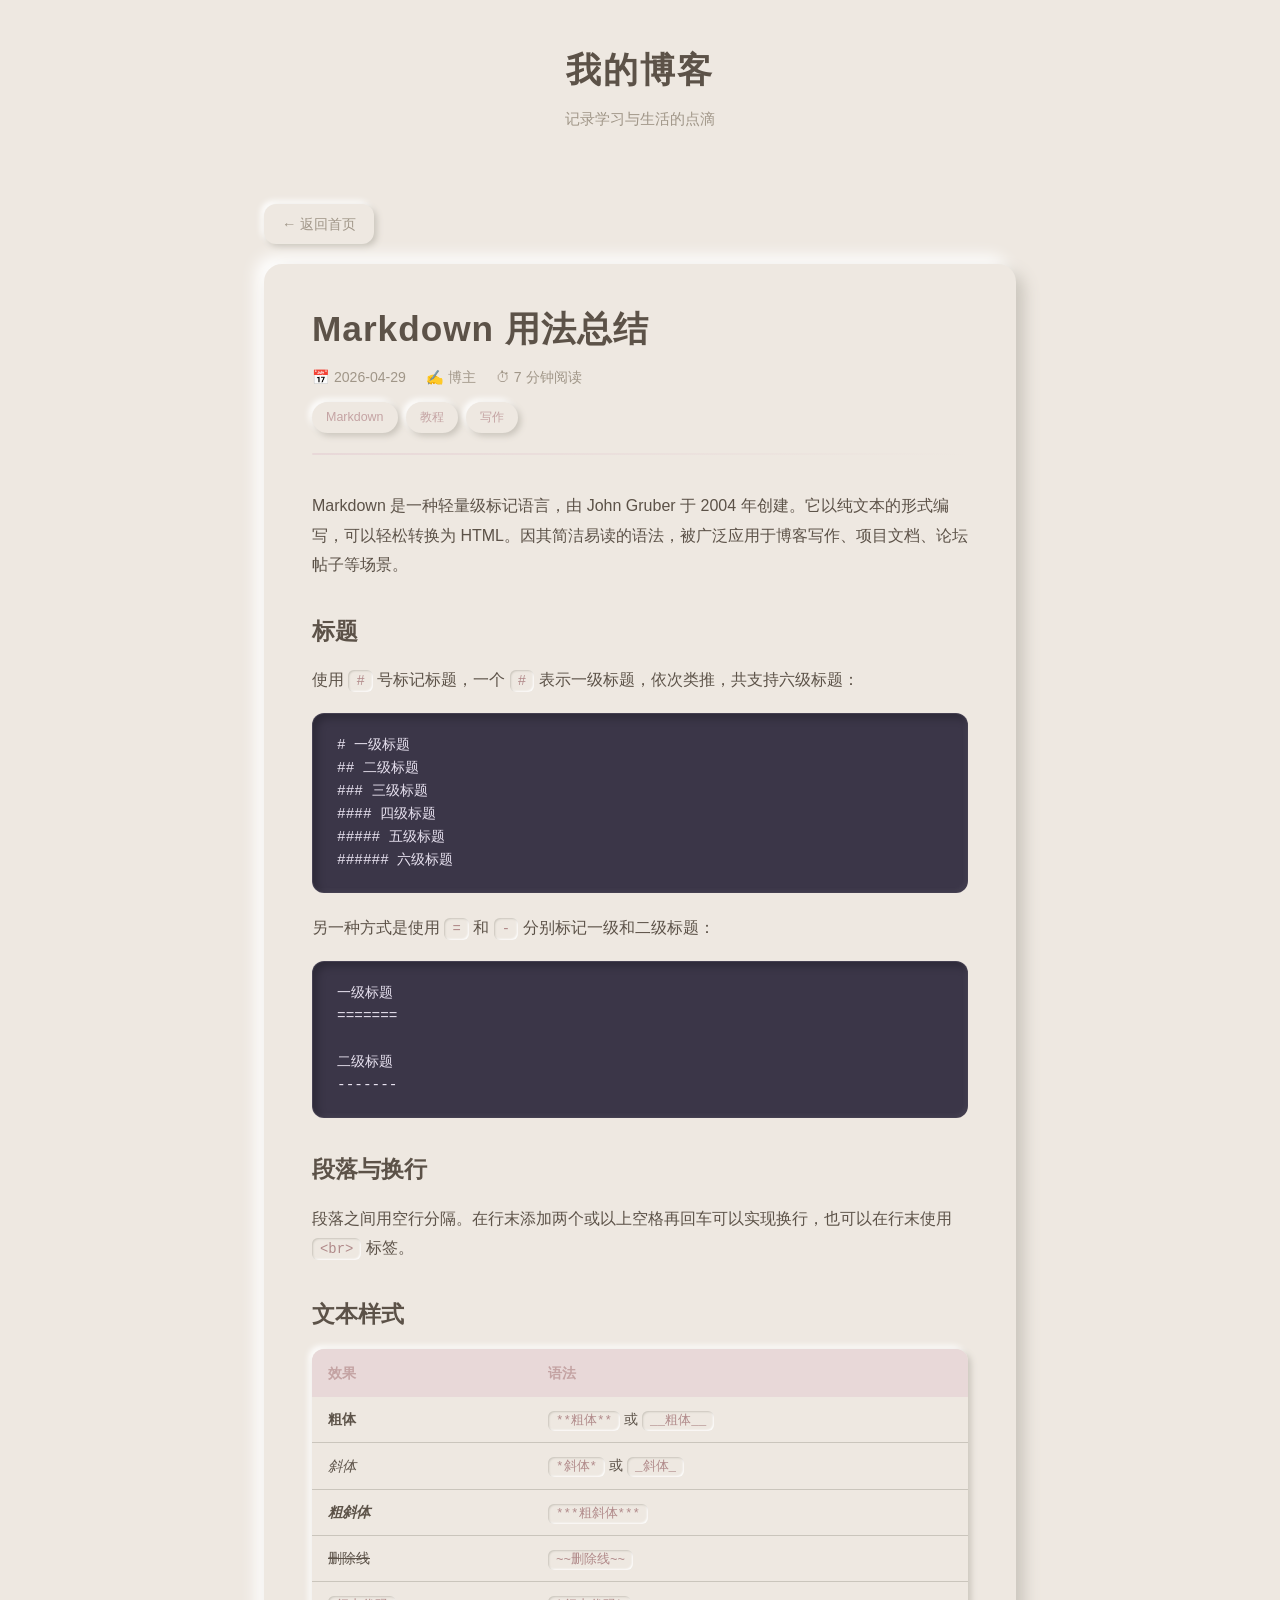
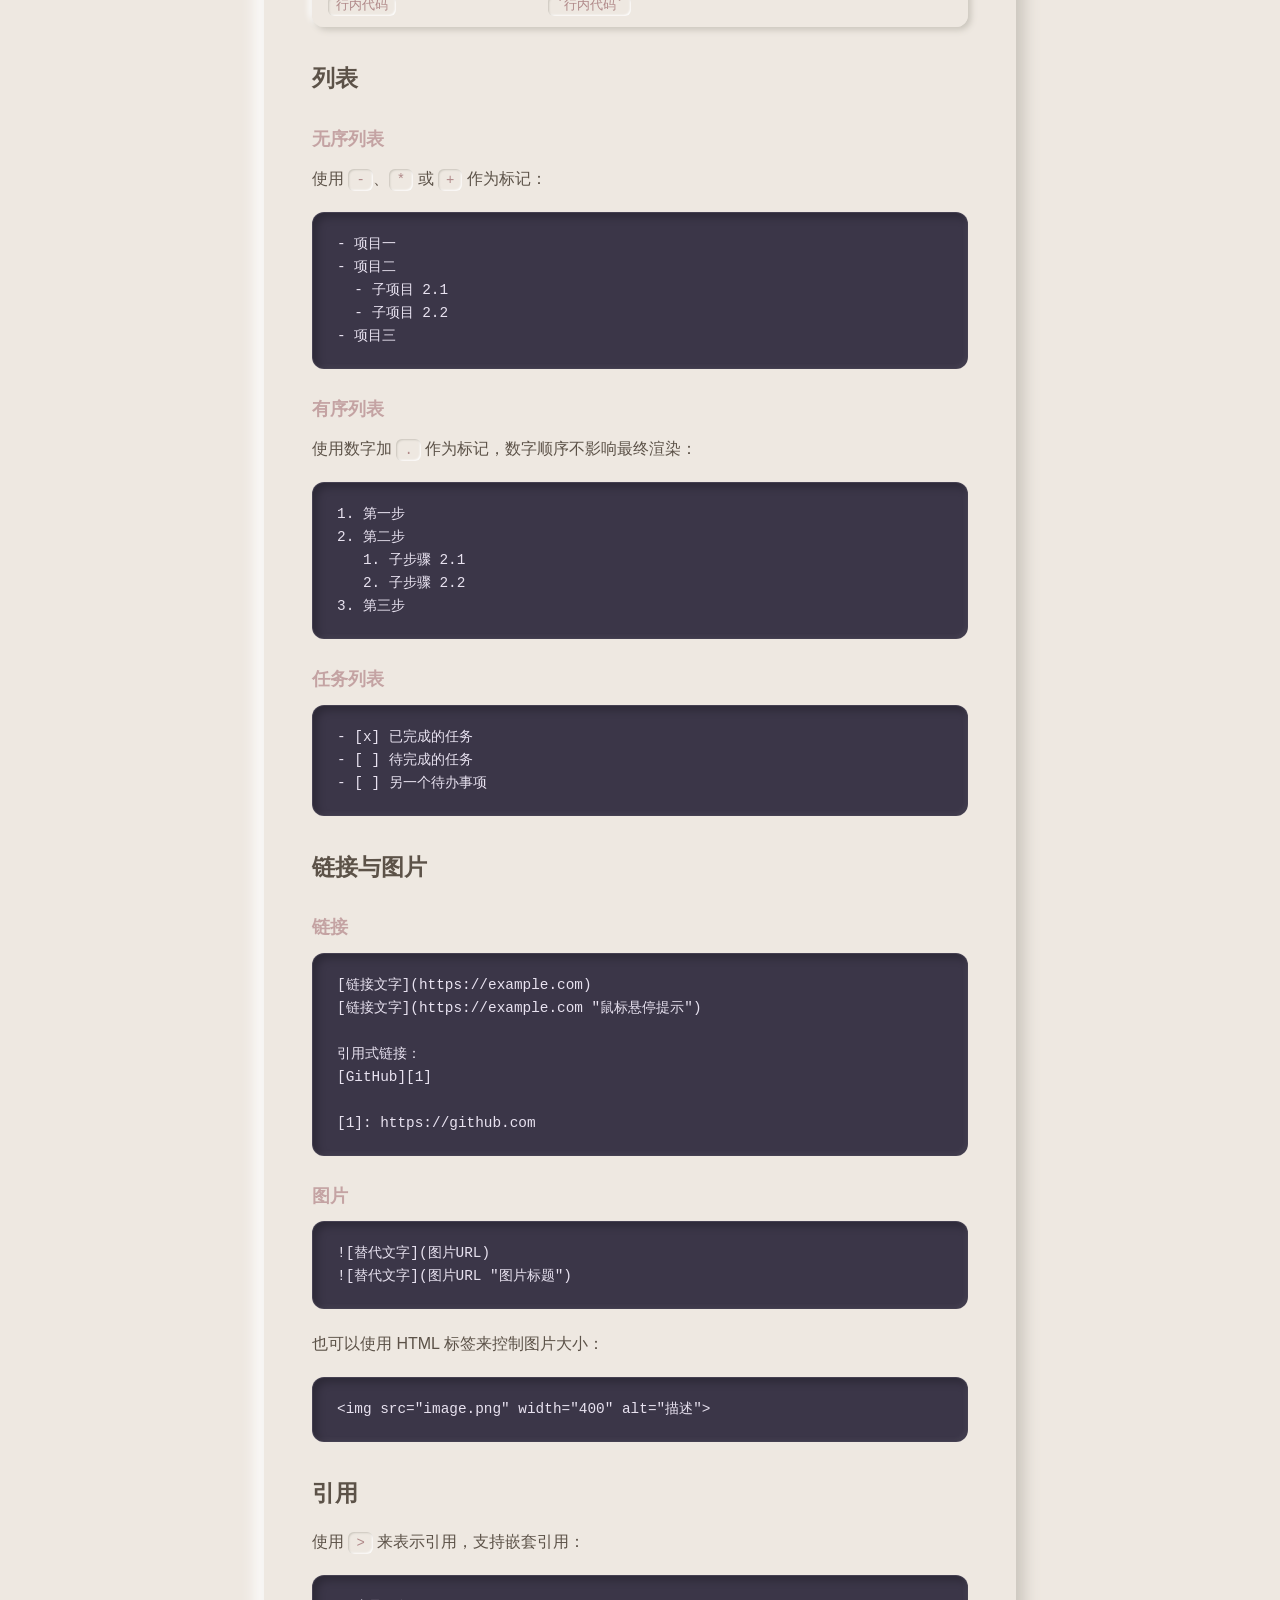
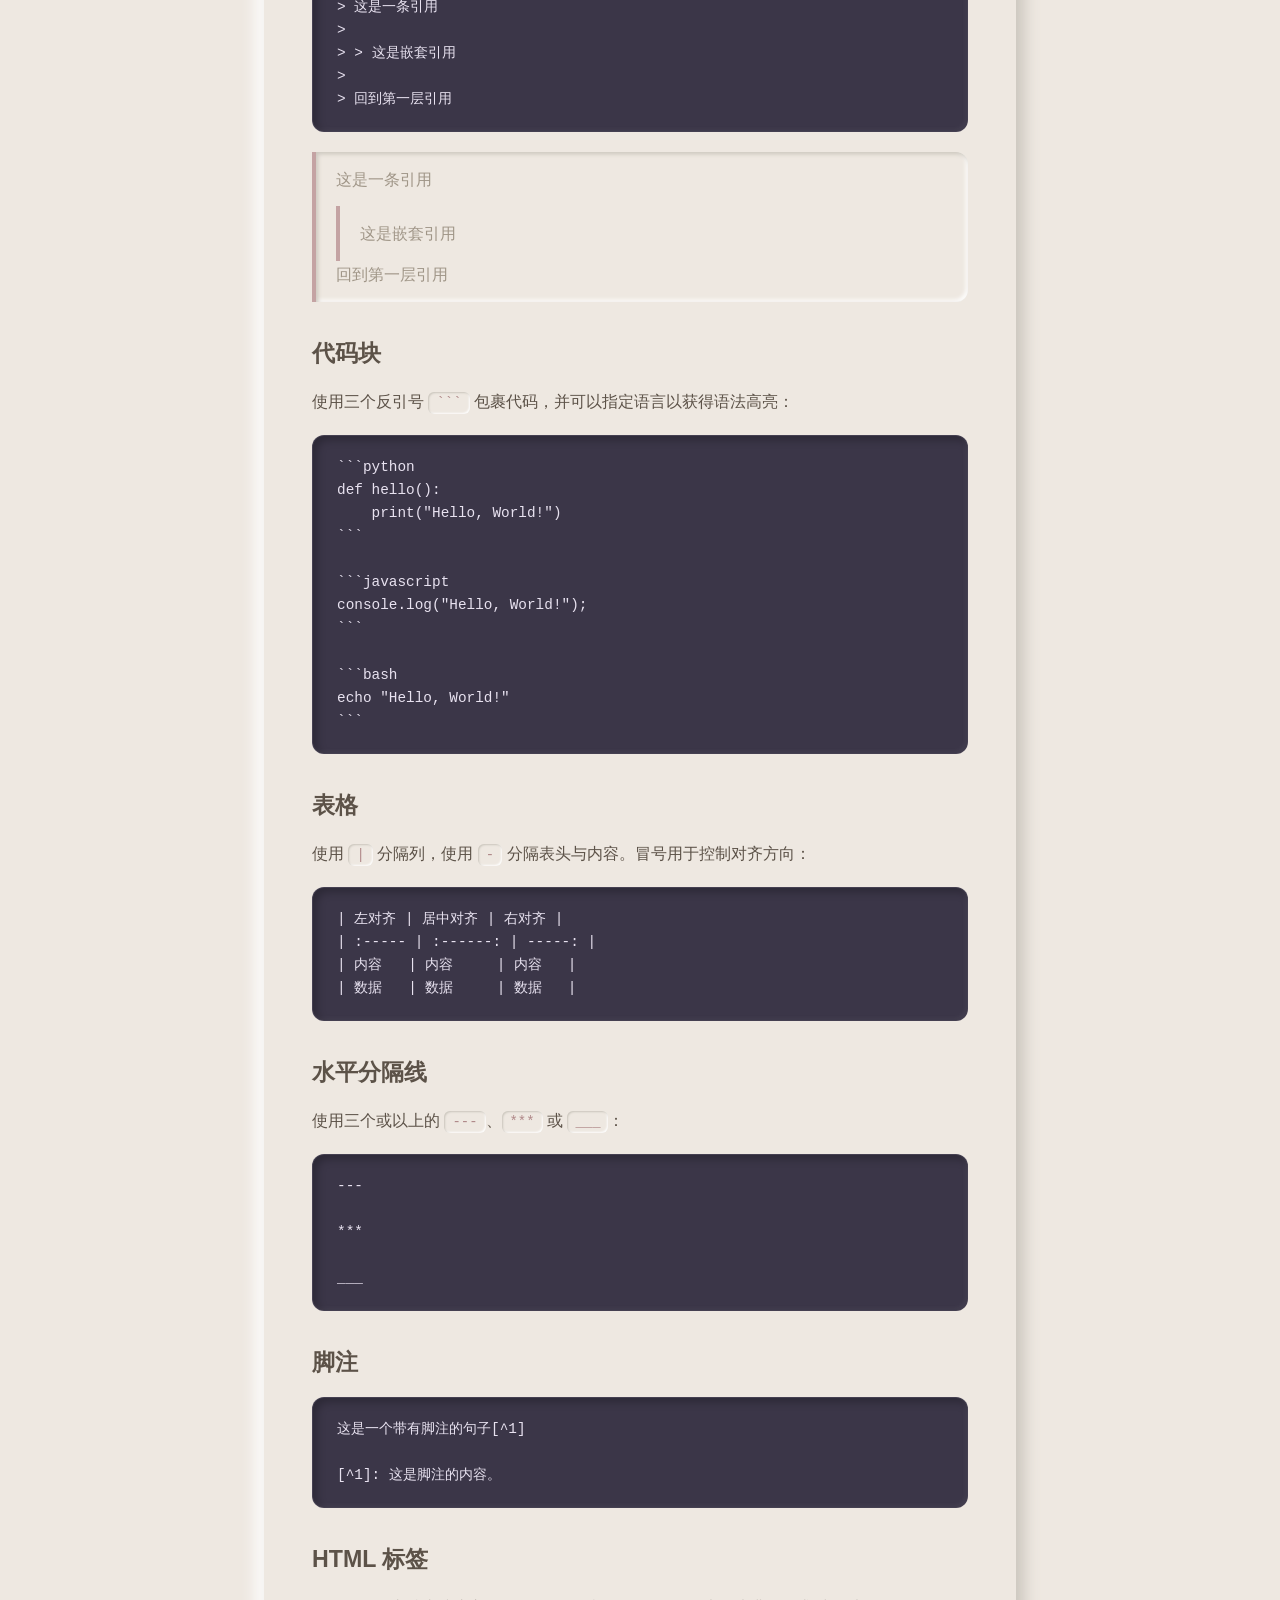
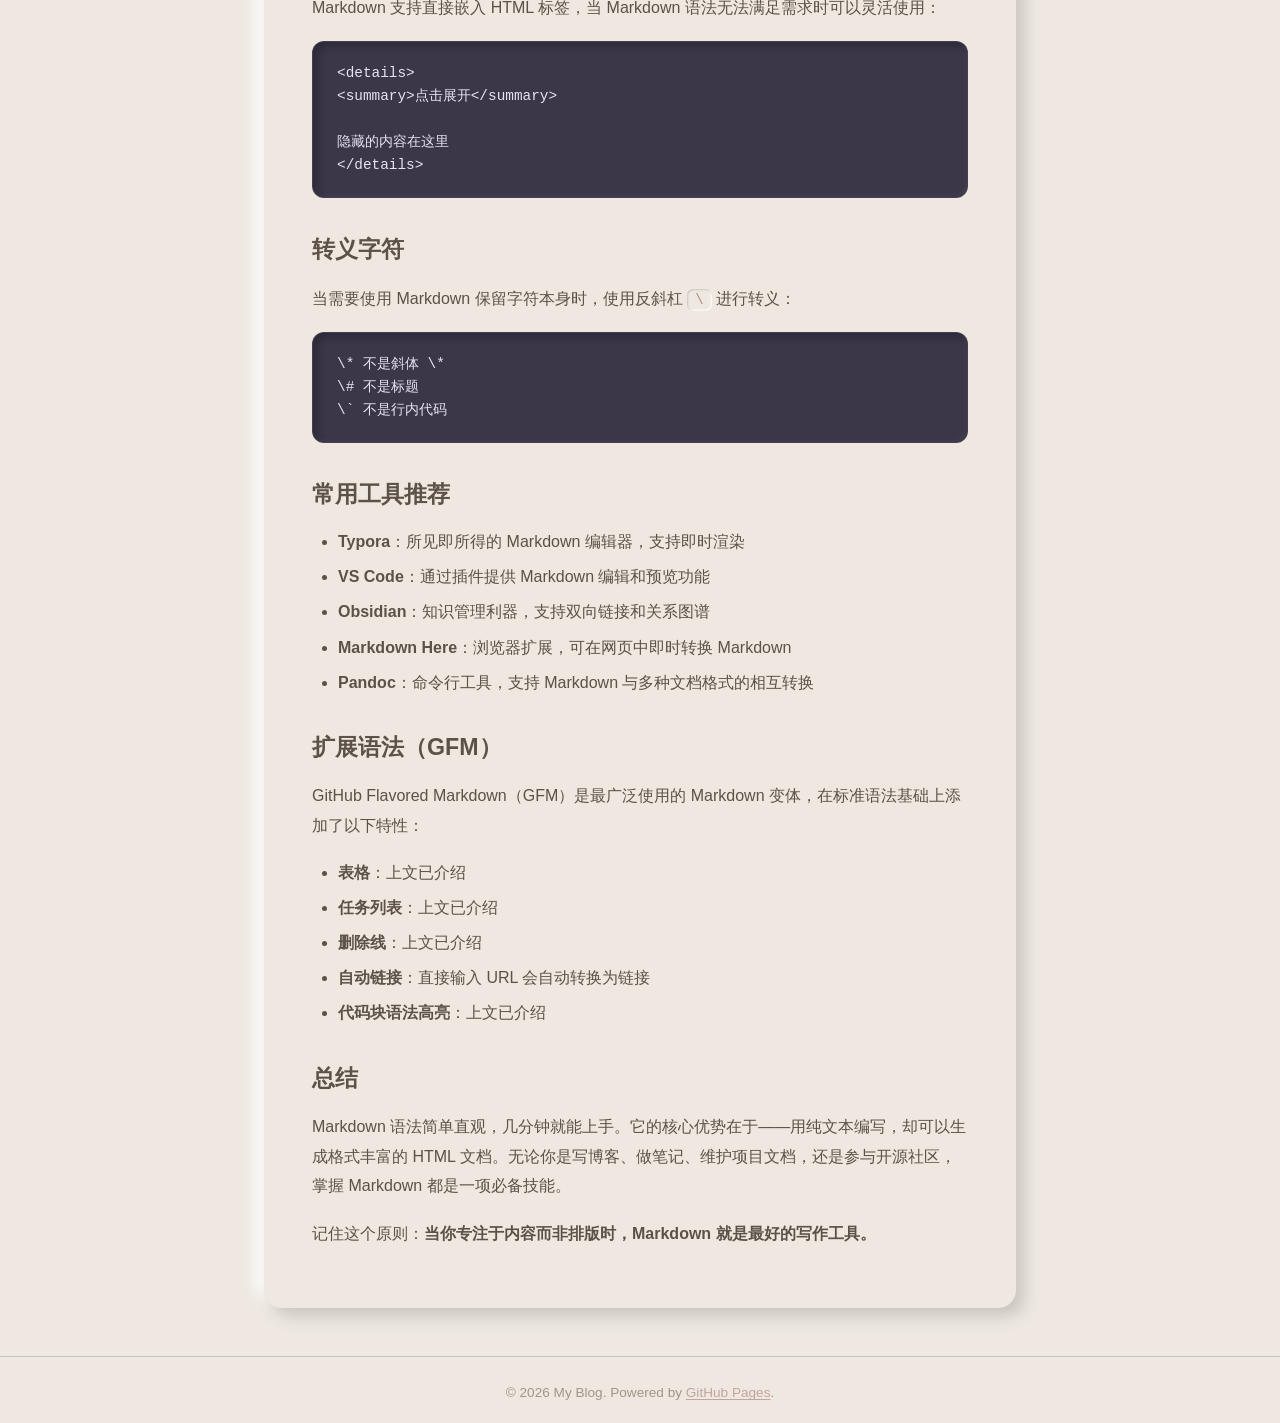
<file: posts/post-5.html>
<!DOCTYPE html>
<html lang="zh-CN">

<head>
    <meta charset="UTF-8">
    <meta name="viewport" content="width=device-width, initial-scale=1.0">
    <title>Markdown用法总结</title>
    <link rel="stylesheet" href="../css/style.css">
</head>

<body>
    <header class="site-header">
        <div class="container">
            <h1 class="site-title"><a href="../index.html">我的博客</a></h1>
            <p class="site-tagline">记录学习与生活的点滴</p>
        </div>
    </header>

    <main class="container" style="display:block; max-width:800px; margin-top:32px;">
        <a href="../index.html" class="back-link">← 返回首页</a>
        <article class="post-full">
            <header class="post-full-header">
                <h1 class="post-full-title">Markdown 用法总结</h1>
                <div class="post-full-meta">
                    <span>📅 2026-04-29</span>
                    <span>✍️ 博主</span>
                    <span>⏱ 7 分钟阅读</span>
                </div>
                <div class="post-card-tags" style="margin-top:12px;">
                    <span class="tag">Markdown</span>
                    <span class="tag">教程</span>
                    <span class="tag">写作</span>
                </div>
            </header>
            <div class="post-content">
                <p>Markdown 是一种轻量级标记语言，由 John Gruber 于 2004 年创建。它以纯文本的形式编写，可以轻松转换为
                    HTML。因其简洁易读的语法，被广泛应用于博客写作、项目文档、论坛帖子等场景。</p>

                <h2>标题</h2>
                <p>使用 <code>#</code> 号标记标题，一个 <code>#</code> 表示一级标题，依次类推，共支持六级标题：</p>
                <pre><code># 一级标题
## 二级标题
### 三级标题
#### 四级标题
##### 五级标题
###### 六级标题</code></pre>
                <p>另一种方式是使用 <code>=</code> 和 <code>-</code> 分别标记一级和二级标题：</p>
                <pre><code>一级标题
=======

二级标题
-------</code></pre>

                <h2>段落与换行</h2>
                <p>段落之间用空行分隔。在行末添加两个或以上空格再回车可以实现换行，也可以在行末使用 <code>&lt;br&gt;</code> 标签。</p>

                <h2>文本样式</h2>
                <table>
                    <thead>
                        <tr>
                            <th>效果</th>
                            <th>语法</th>
                        </tr>
                    </thead>
                    <tbody>
                        <tr>
                            <td><strong>粗体</strong></td>
                            <td><code>**粗体**</code> 或 <code>__粗体__</code></td>
                        </tr>
                        <tr>
                            <td><em>斜体</em></td>
                            <td><code>*斜体*</code> 或 <code>_斜体_</code></td>
                        </tr>
                        <tr>
                            <td><strong><em>粗斜体</em></strong></td>
                            <td><code>***粗斜体***</code></td>
                        </tr>
                        <tr>
                            <td><del>删除线</del></td>
                            <td><code>~~删除线~~</code></td>
                        </tr>
                        <tr>
                            <td><code>行内代码</code></td>
                            <td><code>`行内代码`</code></td>
                        </tr>
                    </tbody>
                </table>

                <h2>列表</h2>

                <h3>无序列表</h3>
                <p>使用 <code>-</code>、<code>*</code> 或 <code>+</code> 作为标记：</p>
                <pre><code>- 项目一
- 项目二
  - 子项目 2.1
  - 子项目 2.2
- 项目三</code></pre>

                <h3>有序列表</h3>
                <p>使用数字加 <code>.</code> 作为标记，数字顺序不影响最终渲染：</p>
                <pre><code>1. 第一步
2. 第二步
   1. 子步骤 2.1
   2. 子步骤 2.2
3. 第三步</code></pre>

                <h3>任务列表</h3>
                <pre><code>- [x] 已完成的任务
- [ ] 待完成的任务
- [ ] 另一个待办事项</code></pre>

                <h2>链接与图片</h2>

                <h3>链接</h3>
                <pre><code>[链接文字](https://example.com)
[链接文字](https://example.com "鼠标悬停提示")

引用式链接：
[GitHub][1]

[1]: https://github.com</code></pre>

                <h3>图片</h3>
                <pre><code>![替代文字](图片URL)
![替代文字](图片URL "图片标题")</code></pre>
                <p>也可以使用 HTML 标签来控制图片大小：</p>
                <pre><code>&lt;img src="image.png" width="400" alt="描述"&gt;</code></pre>

                <h2>引用</h2>
                <p>使用 <code>&gt;</code> 来表示引用，支持嵌套引用：</p>
                <pre><code>&gt; 这是一条引用
&gt;
&gt; &gt; 这是嵌套引用
&gt;
&gt; 回到第一层引用</code></pre>

                <blockquote>
                    这是一条引用
                    <blockquote>这是嵌套引用</blockquote>
                    回到第一层引用
                </blockquote>

                <h2>代码块</h2>
                <p>使用三个反引号 <code>```</code> 包裹代码，并可以指定语言以获得语法高亮：</p>
                <pre><code>```python
def hello():
    print("Hello, World!")
```

```javascript
console.log("Hello, World!");
```

```bash
echo "Hello, World!"
```</code></pre>

                <h2>表格</h2>
                <p>使用 <code>|</code> 分隔列，使用 <code>-</code> 分隔表头与内容。冒号用于控制对齐方向：</p>
                <pre><code>| 左对齐 | 居中对齐 | 右对齐 |
| :----- | :------: | -----: |
| 内容   | 内容     | 内容   |
| 数据   | 数据     | 数据   |</code></pre>

                <h2>水平分隔线</h2>
                <p>使用三个或以上的 <code>---</code>、<code>***</code> 或 <code>___</code>：</p>
                <pre><code>---

***

___</code></pre>

                <h2>脚注</h2>
                <pre><code>这是一个带有脚注的句子[^1]

[^1]: 这是脚注的内容。</code></pre>

                <h2>HTML 标签</h2>
                <p>Markdown 支持直接嵌入 HTML 标签，当 Markdown 语法无法满足需求时可以灵活使用：</p>
                <pre><code>&lt;details&gt;
&lt;summary&gt;点击展开&lt;/summary&gt;

隐藏的内容在这里
&lt;/details&gt;</code></pre>

                <h2>转义字符</h2>
                <p>当需要使用 Markdown 保留字符本身时，使用反斜杠 <code>\</code> 进行转义：</p>
                <pre><code>\* 不是斜体 \*
\# 不是标题
\` 不是行内代码</code></pre>

                <h2>常用工具推荐</h2>
                <ul>
                    <li><strong>Typora</strong>：所见即所得的 Markdown 编辑器，支持即时渲染</li>
                    <li><strong>VS Code</strong>：通过插件提供 Markdown 编辑和预览功能</li>
                    <li><strong>Obsidian</strong>：知识管理利器，支持双向链接和关系图谱</li>
                    <li><strong>Markdown Here</strong>：浏览器扩展，可在网页中即时转换 Markdown</li>
                    <li><strong>Pandoc</strong>：命令行工具，支持 Markdown 与多种文档格式的相互转换</li>
                </ul>

                <h2>扩展语法（GFM）</h2>
                <p>GitHub Flavored Markdown（GFM）是最广泛使用的 Markdown 变体，在标准语法基础上添加了以下特性：</p>
                <ul>
                    <li><strong>表格</strong>：上文已介绍</li>
                    <li><strong>任务列表</strong>：上文已介绍</li>
                    <li><strong>删除线</strong>：上文已介绍</li>
                    <li><strong>自动链接</strong>：直接输入 URL 会自动转换为链接</li>
                    <li><strong>代码块语法高亮</strong>：上文已介绍</li>
                </ul>

                <h2>总结</h2>
                <p>Markdown 语法简单直观，几分钟就能上手。它的核心优势在于——用纯文本编写，却可以生成格式丰富的 HTML 文档。无论你是写博客、做笔记、维护项目文档，还是参与开源社区，掌握 Markdown
                    都是一项必备技能。</p>
                <p>记住这个原则：<strong>当你专注于内容而非排版时，Markdown 就是最好的写作工具。</strong></p>
            </div>
        </article>
    </main>

    <footer class="site-footer">
        <div class="container">
            <p>&copy; 2026 My Blog. Powered by <a href="https://pages.github.com" target="_blank">GitHub Pages</a>.</p>
        </div>
    </footer>
</body>

</html>
</file>
<file: css/style.css>
/* ===== Reset & Base ===== */
*, *::before, *::after {
    margin: 0;
    padding: 0;
    box-sizing: border-box;
}

:root {
    --bg: #eee8e1;
    --bg-card: #eee8e1;
    --text: #5c5248;
    --text-muted: #a09688;
    --primary: #c4a3a3;
    --primary-hover: #b08989;
    --primary-light: #e8d8d8;
    --white: #ffffff;
    --shadow-dark: #cac5bc;
    --shadow-light: #ffffff;
    --shadow-pressed-dark: #d4cfc7;
    --shadow-pressed-light: #faf7f3;
    --radius: 18px;
    --radius-sm: 12px;
    --max-width: 1100px;
    --font-mono: 'SF Mono', 'Fira Code', 'Consolas', monospace;
    --transition: 0.35s cubic-bezier(0.4, 0, 0.2, 1);
}

html {
    scroll-behavior: smooth;
}

::-webkit-scrollbar { width: 8px; }
::-webkit-scrollbar-track { background: var(--bg); }
::-webkit-scrollbar-thumb {
    background: linear-gradient(135deg, #d4cdc4, #c8c0b6);
    border-radius: 8px;
}
::-webkit-scrollbar-thumb:hover { background: linear-gradient(135deg, #c8c0b6, #b8afa4); }

body {
    font-family: -apple-system, BlinkMacSystemFont, 'Segoe UI', Roboto, 'Noto Sans SC', sans-serif;
    background: var(--bg);
    color: var(--text);
    line-height: 1.7;
    min-height: 100vh;
    display: flex;
    flex-direction: column;
}

a {
    color: var(--primary);
    text-decoration: none;
    transition: color var(--transition);
}

a:hover { color: var(--primary-hover); }

img {
    max-width: 100%;
    height: auto;
}

.container {
    max-width: var(--max-width);
    margin: 0 auto;
    padding: 0 24px;
}

/* ===== Neumorphic Mixins ===== */
.nm-raised {
    border-radius: var(--radius);
    background: var(--bg-card);
    box-shadow: 8px 8px 16px var(--shadow-dark), -8px -8px 16px var(--shadow-light);
    transition: box-shadow var(--transition), transform var(--transition);
}
.nm-raised:hover {
    box-shadow: 10px 10px 20px var(--shadow-dark), -10px -10px 20px var(--shadow-light);
    transform: translateY(-3px);
}
.nm-inset {
    border-radius: var(--radius-sm);
    background: var(--bg-card);
    box-shadow: inset 4px 4px 8px var(--shadow-dark), inset -4px -4px 8px var(--shadow-light);
}
.nm-flat {
    border-radius: var(--radius-sm);
    background: var(--bg-card);
    box-shadow: 2px 2px 4px var(--shadow-dark), -2px -2px 4px var(--shadow-light);
}

/* ===== Header ===== */
.site-header {
    background: var(--bg);
    padding: 40px 0 0;
    text-align: center;
}

.site-title {
    font-size: 2.2rem;
    font-weight: 800;
    margin-bottom: 6px;
    letter-spacing: 2px;
}

.site-title a {
    color: var(--text);
    transition: color var(--transition);
}
.site-title a:hover { color: var(--primary); }

.site-tagline {
    color: var(--text-muted);
    font-size: 0.95rem;
    margin-bottom: 24px;
}

.site-nav {
    display: inline-flex;
    justify-content: center;
    gap: 8px;
    padding: 8px;
    margin-bottom: 24px;
    border-radius: var(--radius);
    background: var(--bg-card);
    box-shadow: inset 3px 3px 6px var(--shadow-dark), inset -3px -3px 6px var(--shadow-light);
}

.site-nav a {
    font-size: 0.88rem;
    color: var(--text-muted);
    padding: 8px 24px;
    border-radius: 12px;
    font-weight: 500;
    transition: all var(--transition);
}

.site-nav a:hover {
    color: var(--text);
    box-shadow: 3px 3px 6px var(--shadow-dark), -3px -3px 6px var(--shadow-light);
}

.site-nav a.active {
    color: var(--primary);
    box-shadow: inset 2px 2px 4px var(--shadow-dark), inset -2px -2px 4px var(--shadow-light);
}

/* ===== Main Layout ===== */
main.container {
    display: grid;
    grid-template-columns: 1fr 320px;
    gap: 36px;
    padding-top: 16px;
    padding-bottom: 48px;
    flex: 1;
}

/* ===== Post List ===== */
.post-list {
    display: flex;
    flex-direction: column;
    gap: 28px;
}

.loading {
    text-align: center;
    color: var(--text-muted);
    padding: 80px 0;
    font-size: 1.1rem;
    animation: pulse 2s ease-in-out infinite;
}

@keyframes pulse {
    0%, 100% { opacity: 1; }
    50% { opacity: 0.5; }
}

.post-card {
    border-radius: var(--radius);
    background: var(--bg-card);
    box-shadow: 8px 8px 16px var(--shadow-dark), -8px -8px 16px var(--shadow-light);
    padding: 28px 34px;
    transition: box-shadow var(--transition), transform var(--transition);
    animation: fadeInUp 0.5s ease both;
    position: relative;
    overflow: hidden;
}

.post-card::before {
    content: '';
    position: absolute;
    top: 0;
    left: 0;
    width: 4px;
    height: 100%;
    background: linear-gradient(180deg, var(--primary-light), var(--primary));
    border-radius: 4px 0 0 4px;
    opacity: 0;
    transition: opacity var(--transition);
}

.post-card:hover { box-shadow: 12px 12px 24px var(--shadow-dark), -12px -12px 24px var(--shadow-light); transform: translateY(-4px); }
.post-card:hover::before { opacity: 1; }

.post-card:nth-child(1) { animation-delay: 0.05s; }
.post-card:nth-child(2) { animation-delay: 0.12s; }
.post-card:nth-child(3) { animation-delay: 0.19s; }
.post-card:nth-child(4) { animation-delay: 0.26s; }
.post-card:nth-child(5) { animation-delay: 0.33s; }

@keyframes fadeInUp {
    from { opacity: 0; transform: translateY(24px); }
    to   { opacity: 1; transform: translateY(0); }
}

.post-card-title {
    font-size: 1.4rem;
    font-weight: 700;
    margin-bottom: 8px;
}

.post-card-title a {
    color: var(--text);
    transition: color var(--transition);
}
.post-card-title a:hover { color: var(--primary); }

.post-card-meta {
    font-size: 0.82rem;
    color: var(--text-muted);
    margin-bottom: 14px;
    display: flex;
    gap: 18px;
    flex-wrap: wrap;
}

.post-card-meta span {
    display: inline-flex;
    align-items: center;
    gap: 5px;
}

.post-card-excerpt {
    color: var(--text-muted);
    font-size: 0.93rem;
    margin-bottom: 16px;
    line-height: 1.7;
}

.post-card-tags {
    display: flex;
    flex-wrap: wrap;
    gap: 8px;
}

.tag {
    display: inline-block;
    background: var(--bg-card);
    color: var(--primary);
    font-size: 0.78rem;
    padding: 5px 14px;
    border-radius: 16px;
    font-weight: 500;
    box-shadow: 3px 3px 6px var(--shadow-dark), -3px -3px 6px var(--shadow-light);
    transition: all var(--transition);
    cursor: pointer;
}

.tag:hover {
    box-shadow: inset 2px 2px 4px var(--shadow-dark), inset -2px -2px 4px var(--shadow-light);
    color: var(--primary-hover);
    transform: scale(0.96);
}

/* ===== Sidebar ===== */
.sidebar {
    display: flex;
    flex-direction: column;
    gap: 24px;
}

.widget {
    border-radius: var(--radius);
    background: var(--bg-card);
    box-shadow: inset 4px 4px 8px var(--shadow-dark), inset -4px -4px 8px var(--shadow-light);
    padding: 24px;
    transition: box-shadow var(--transition);
}

.widget h3 {
    font-size: 1rem;
    font-weight: 700;
    margin-bottom: 14px;
    padding-bottom: 10px;
    position: relative;
    color: var(--text);
}

.widget h3::after {
    content: '';
    position: absolute;
    bottom: 0;
    left: 0;
    width: 36px;
    height: 3px;
    border-radius: 3px;
    background: linear-gradient(90deg, var(--primary), var(--primary-light));
}

.widget p {
    font-size: 0.9rem;
    color: var(--text-muted);
    line-height: 1.7;
}

.tag-cloud {
    display: flex;
    flex-wrap: wrap;
    gap: 8px;
}

.archive-list {
    list-style: none;
}

.archive-list li {
    padding: 8px 0;
    font-size: 0.9rem;
}

.archive-list li + li {
    border-top: 1px solid var(--shadow-dark);
}

.archive-list a {
    display: flex;
    justify-content: space-between;
    align-items: center;
    color: var(--text);
    transition: all var(--transition);
    padding: 6px 12px;
    border-radius: var(--radius-sm);
}

.archive-list a:hover {
    color: var(--primary);
    box-shadow: inset 2px 2px 4px var(--shadow-dark), inset -2px -2px 4px var(--shadow-light);
}

.archive-list .count {
    color: var(--text-muted);
    font-size: 0.82rem;
    background: var(--primary-light);
    color: var(--primary);
    padding: 2px 10px;
    border-radius: 10px;
    font-weight: 600;
}

/* ===== Back Link ===== */
.back-link {
    display: inline-flex;
    align-items: center;
    gap: 6px;
    margin-bottom: 20px;
    font-size: 0.9rem;
    color: var(--text-muted);
    padding: 8px 18px;
    border-radius: var(--radius-sm);
    box-shadow: 3px 3px 6px var(--shadow-dark), -3px -3px 6px var(--shadow-light);
    transition: all var(--transition);
}
.back-link:hover {
    color: var(--primary);
    box-shadow: inset 2px 2px 4px var(--shadow-dark), inset -2px -2px 4px var(--shadow-light);
}

/* ===== Post Full Page ===== */
.post-full {
    border-radius: var(--radius);
    background: var(--bg-card);
    box-shadow: 8px 8px 16px var(--shadow-dark), -8px -8px 16px var(--shadow-light);
    padding: 42px 48px;
    max-width: 800px;
    margin: 0 auto;
    animation: fadeInUp 0.5s ease both;
}

.post-full-header {
    margin-bottom: 36px;
    padding-bottom: 22px;
    border-bottom: none;
    position: relative;
}

.post-full-header::after {
    content: '';
    position: absolute;
    bottom: 0;
    left: 0;
    width: 100%;
    height: 2px;
    background: linear-gradient(90deg, var(--primary-light), transparent);
    border-radius: 2px;
}

.post-full-title {
    font-size: 2.2rem;
    font-weight: 800;
    margin-bottom: 14px;
    line-height: 1.3;
    letter-spacing: 1px;
}

.post-full-meta {
    color: var(--text-muted);
    font-size: 0.88rem;
    display: flex;
    gap: 20px;
    flex-wrap: wrap;
}

.post-content { color: var(--text); }

.post-content h2 {
    font-size: 1.45rem;
    margin: 32px 0 14px;
    font-weight: 700;
}

.post-content h3 {
    font-size: 1.15rem;
    margin: 24px 0 10px;
    font-weight: 600;
    color: var(--primary);
}

.post-content p {
    margin-bottom: 18px;
    line-height: 1.85;
}

.post-content ul, .post-content ol {
    margin-bottom: 18px;
    padding-left: 26px;
}

.post-content li {
    margin-bottom: 8px;
}

.post-content code {
    background: var(--bg);
    padding: 3px 8px;
    border-radius: 6px;
    font-family: var(--font-mono);
    font-size: 0.87em;
    color: var(--primary-hover);
    box-shadow: inset 1px 1px 2px var(--shadow-dark), inset -1px -1px 2px var(--shadow-light);
}

.post-content pre {
    background: #3b3648;
    color: #e8e2f0;
    padding: 20px 24px;
    border-radius: var(--radius-sm);
    overflow-x: auto;
    margin-bottom: 20px;
    line-height: 1.6;
    box-shadow: inset 4px 4px 8px rgba(0,0,0,0.25), inset -2px -2px 4px rgba(255,255,255,0.05);
    border: 1px solid rgba(255,255,255,0.05);
}

.post-content pre code {
    background: none;
    padding: 0;
    color: inherit;
    box-shadow: none;
    font-size: 0.9em;
}

.post-content blockquote {
    border-left: 4px solid var(--primary);
    padding: 14px 20px;
    margin-bottom: 20px;
    background: var(--bg);
    border-radius: 0 var(--radius-sm) var(--radius-sm) 0;
    box-shadow: inset 2px 2px 4px var(--shadow-dark), inset -2px -2px 4px var(--shadow-light);
    color: var(--text-muted);
}

.post-content blockquote blockquote {
    margin: 12px 0 0;
    background: transparent;
    box-shadow: none;
}

.post-content a {
    text-decoration: underline;
    text-underline-offset: 3px;
}

.post-content table {
    width: 100%;
    border-collapse: separate;
    border-spacing: 0;
    margin-bottom: 20px;
    border-radius: var(--radius-sm);
    overflow: hidden;
    box-shadow: 3px 3px 6px var(--shadow-dark), -3px -3px 6px var(--shadow-light);
}

.post-content th {
    background: var(--primary-light);
    color: var(--primary);
    padding: 12px 16px;
    text-align: left;
    font-weight: 600;
    font-size: 0.9rem;
}

.post-content td {
    padding: 10px 16px;
    font-size: 0.9rem;
    border-bottom: 1px solid var(--shadow-dark);
    background: var(--bg-card);
}

.post-content tr:last-child td {
    border-bottom: none;
}

.post-content hr {
    border: none;
    height: 2px;
    margin: 32px 0;
    background: linear-gradient(90deg, transparent, var(--shadow-dark), transparent);
    border-radius: 1px;
}

/* ===== Footer ===== */
.site-footer {
    background: var(--bg);
    padding: 24px 0;
    text-align: center;
    font-size: 0.85rem;
    color: var(--text-muted);
    margin-top: auto;
    border-top: 1px solid var(--shadow-dark);
}

.site-footer a {
    color: var(--primary);
    text-decoration: underline;
    text-underline-offset: 2px;
}

/* ===== Responsive ===== */
@media (max-width: 900px) {
    main.container {
        grid-template-columns: 1fr;
        gap: 28px;
        padding: 16px 20px 40px;
    }

    .sidebar {
        order: 1;
        display: grid;
        grid-template-columns: 1fr 1fr;
        gap: 20px;
    }

    .widget:last-child {
        grid-column: 1 / -1;
    }

    .post-full {
        padding: 32px 28px;
    }

    .post-full-title {
        font-size: 1.7rem;
    }

    .post-card {
        padding: 24px 24px;
    }

    .post-card-title {
        font-size: 1.2rem;
    }
}

@media (max-width: 640px) {
    .site-title {
        font-size: 1.6rem;
    }

    .site-nav a {
        padding: 8px 16px;
        font-size: 0.82rem;
    }

    .sidebar {
        grid-template-columns: 1fr;
    }

    .post-full {
        padding: 24px 18px;
        border-radius: var(--radius-sm);
    }

    .post-full-title {
        font-size: 1.4rem;
    }

    .post-full-meta {
        font-size: 0.8rem;
        gap: 12px;
    }

    .post-card {
        padding: 20px 18px;
    }

    .post-card-title {
        font-size: 1.1rem;
    }

    .post-card-meta {
        font-size: 0.78rem;
        gap: 12px;
    }

    .post-card-excerpt {
        font-size: 0.85rem;
    }

    .post-content h2 {
        font-size: 1.25rem;
    }

    .post-content h3 {
        font-size: 1.05rem;
    }

    .post-content pre {
        padding: 14px 16px;
        font-size: 0.85em;
    }

    .post-content table {
        font-size: 0.82rem;
    }

    .post-content th,
    .post-content td {
        padding: 8px 10px;
    }

    .site-footer {
        padding: 18px 0;
        font-size: 0.78rem;
    }
}
</file>
